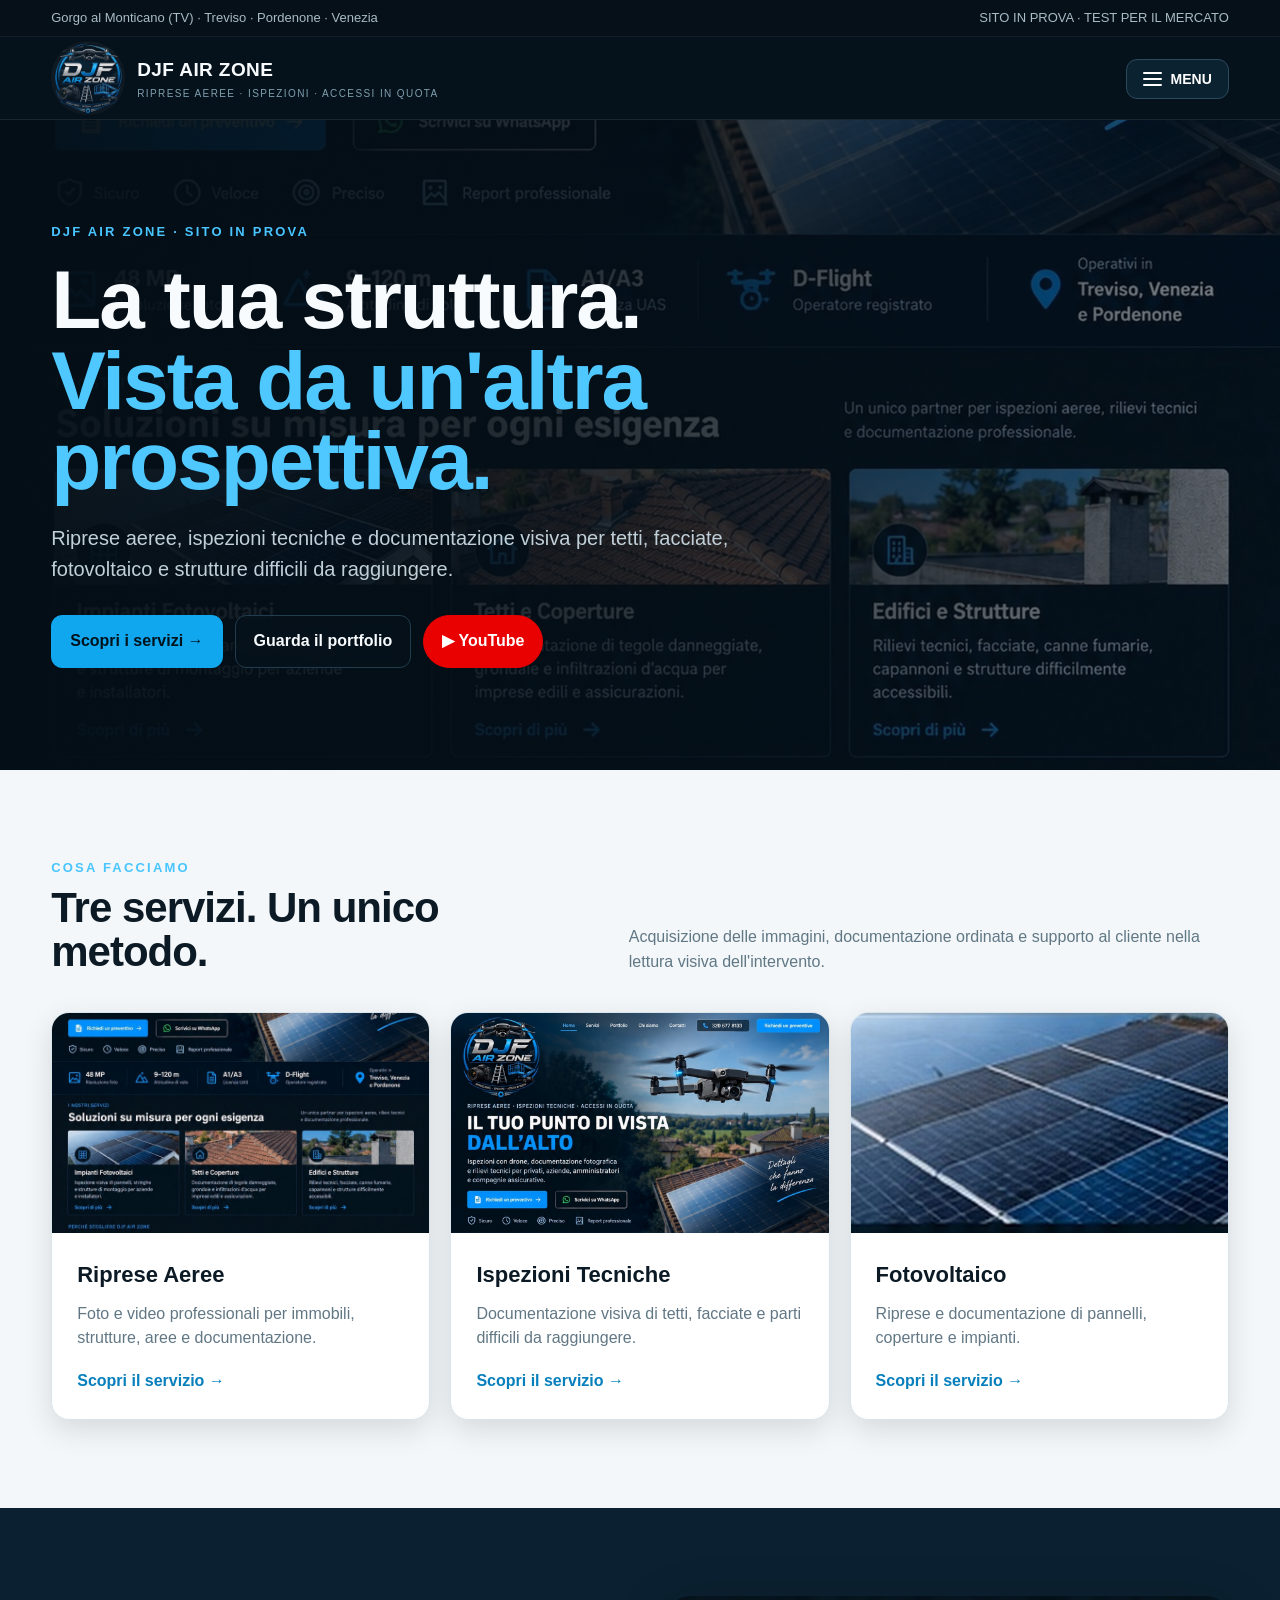
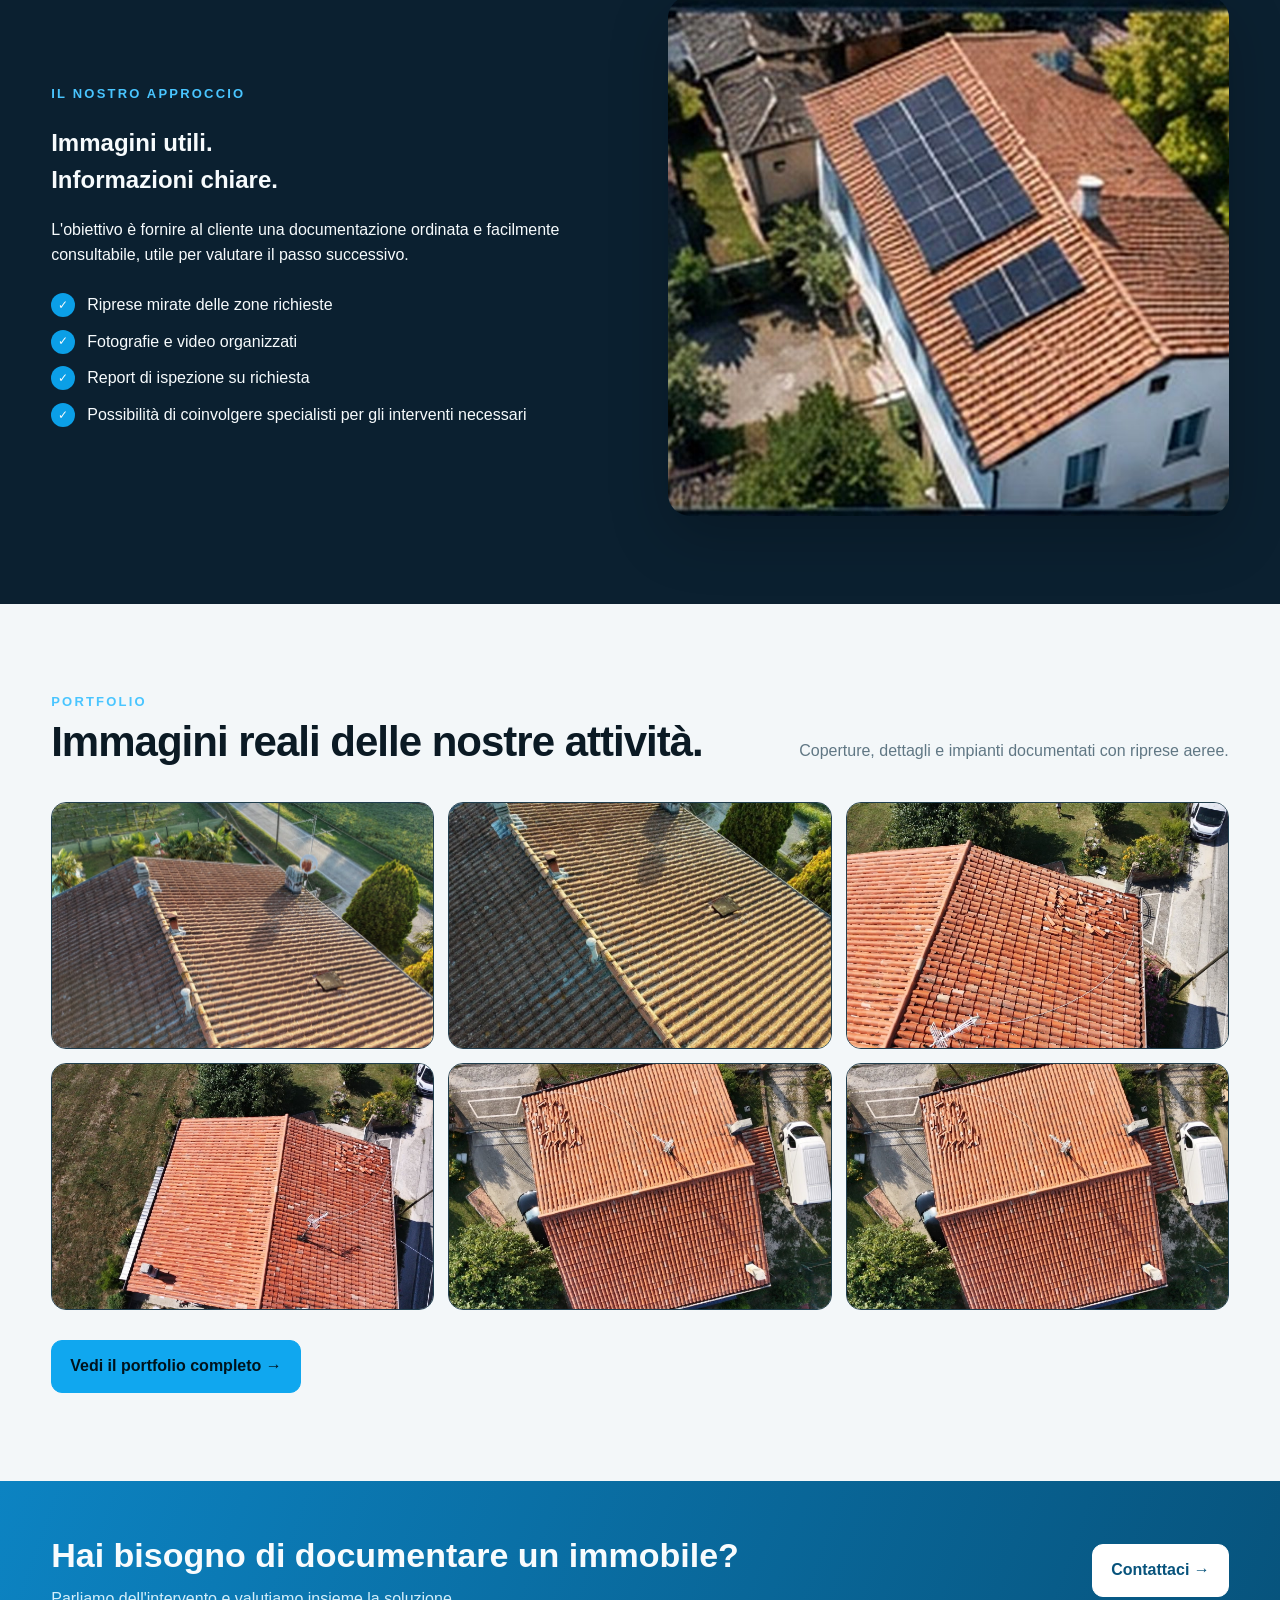
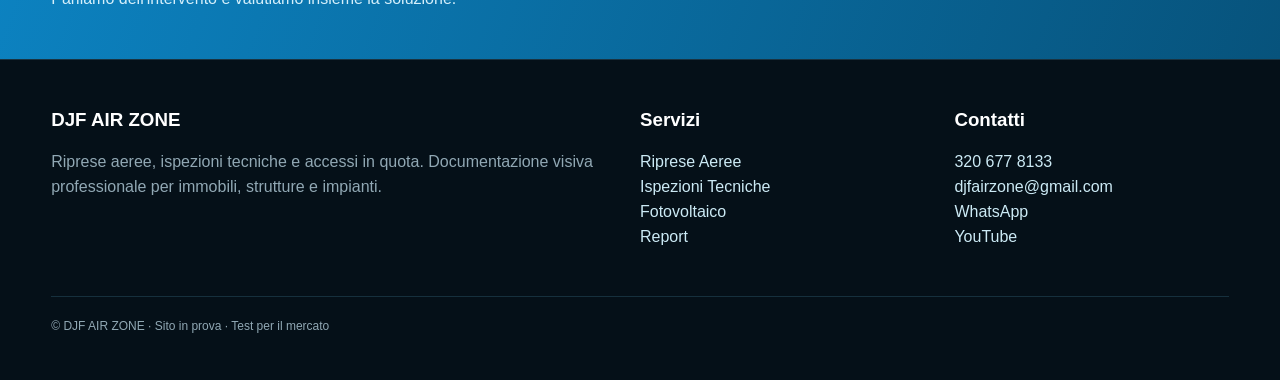
<file: index.html>
<!doctype html><html lang="it"><head><meta charset="utf-8"><meta name="viewport" content="width=device-width,initial-scale=1"><meta name="description" content="DJF AIR ZONE — riprese aeree, ispezioni tecniche e accessi in quota."><title>Home | DJF AIR ZONE</title><link rel="stylesheet" href="assets/professional.css"></head><body>
<div class="topbar"><div class="container"><span>Gorgo al Monticano (TV) · Treviso · Pordenone · Venezia</span><span>SITO IN PROVA · TEST PER IL MERCATO</span></div></div>
<header class="header"><div class="container nav">
<a class="brand" href="index.html"><img src="assets/logo-originale.jpg" alt="DJF AIR ZONE"><span><strong>DJF AIR ZONE</strong><small>RIPRESE AEREE · ISPEZIONI · ACCESSI IN QUOTA</small></span></a>

<div class="menu-wrap">
<button class="menu-toggle" type="button" aria-label="Apri menu">
  <span class="menu-icon"><span></span><span></span><span></span></span>
  MENU
</button>
<div class="dropdown-menu">
  <div class="menu-label">Navigazione</div>
  <a href="index.html">Home <span>→</span></a>
  <a href="servizi.html">Servizi <span>→</span></a>
  <a href="ispezioni.html">Ispezioni Tecniche <span>→</span></a>
  <a href="fotovoltaico.html">Fotovoltaico <span>→</span></a>
  <a href="piattaforme.html">Piattaforme aeree <span>→</span></a>
  <a href="portfolio.html">Portfolio <span>→</span></a>
  <a href="collaborazioni.html">Collaborazioni <span>→</span></a>
  <a href="report.html">Report <span>→</span></a>
  <a href="chi-siamo.html">Chi siamo <span>→</span></a>
  <a class="menu-youtube" href="youtube.html">▶ YouTube <span>→</span></a>
  <a class="menu-contact" href="contatti.html">Contatti <span>→</span></a>
</div>
</div></div></header>

<main>
<section class="hero"><img class="hero-photo" src="assets/design-desktop-completo-4x.jpg" alt="DJF AIR ZONE"><div class="container"><div class="eyebrow">DJF AIR ZONE · SITO IN PROVA</div>
<h1>La tua struttura.<br><span>Vista da un'altra prospettiva.</span></h1>
<p>Riprese aeree, ispezioni tecniche e documentazione visiva per tetti, facciate, fotovoltaico e strutture difficili da raggiungere.</p>
<div class="actions"><a class="btn primary" href="servizi.html">Scopri i servizi →</a><a class="btn dark" href="portfolio.html">Guarda il portfolio</a><a class="btn youtube" href="youtube.html">▶ YouTube</a></div></div></section>

<section class="section light"><div class="container"><div class="section-head"><div><div class="eyebrow">Cosa facciamo</div><h2>Tre servizi. Un unico metodo.</h2></div><p>Acquisizione delle immagini, documentazione ordinata e supporto al cliente nella lettura visiva dell'intervento.</p></div>
<div class="cards">
<article class="card"><img class="card-img" src="assets/design-desktop-completo-4x.jpg" alt="Riprese aeree"><div class="card-body"><h3>Riprese Aeree</h3><p>Foto e video professionali per immobili, strutture, aree e documentazione.</p><a href="servizi.html">Scopri il servizio →</a></div></article>
<article class="card"><img class="card-img" src="assets/images/hero-completo.jpg" alt="Ispezioni tecniche"><div class="card-body"><h3>Ispezioni Tecniche</h3><p>Documentazione visiva di tetti, facciate e parti difficili da raggiungere.</p><a href="ispezioni.html">Scopri il servizio →</a></div></article>
<article class="card"><img class="card-img" src="assets/images/fotovoltaico.jpg" alt="Fotovoltaico"><div class="card-body"><h3>Fotovoltaico</h3><p>Riprese e documentazione di pannelli, coperture e impianti.</p><a href="fotovoltaico.html">Scopri il servizio →</a></div></article>
</div></div></section>

<section class="section dark2"><div class="container split"><div><div class="eyebrow">Il nostro approccio</div><h2>Immagini utili.<br>Informazioni chiare.</h2><p class="lead">L'obiettivo è fornire al cliente una documentazione ordinata e facilmente consultabile, utile per valutare il passo successivo.</p>
<div class="checks"><div class="check"><i>✓</i><span>Riprese mirate delle zone richieste</span></div><div class="check"><i>✓</i><span>Fotografie e video organizzati</span></div><div class="check"><i>✓</i><span>Report di ispezione su richiesta</span></div><div class="check"><i>✓</i><span>Possibilità di coinvolgere specialisti per gli interventi necessari</span></div></div></div>
<img class="split-img" src="assets/images/cta-sopralluogo.jpg" alt="DJF AIR ZONE">
</div></section>

<section class="section light"><div class="container">
<div class="section-head"><div><div class="eyebrow">Portfolio</div><h2>Immagini reali delle nostre attività.</h2></div>
<p>Coperture, dettagli e impianti documentati con riprese aeree.</p></div>
<div class="gallery">
<a href="portfolio.html"><img src="assets/portfolio/01-ispezione-copertura.jpg" alt="Ispezione di copertura"></a><a href="portfolio.html"><img src="assets/portfolio/02-danno-copertura.jpg" alt="Danno localizzato"></a><a href="portfolio.html"><img src="assets/portfolio/03-copertura-dallalto.jpg" alt="Vista dall'alto"></a><a href="portfolio.html"><img src="assets/portfolio/04-copertura-dettaglio.jpg" alt="Dettaglio tecnico"></a><a href="portfolio.html"><img src="assets/portfolio/05-copertura-esterna.jpg" alt="Documentazione esterna"></a><a href="portfolio.html"><img src="assets/portfolio/06-copertura-panorama.jpg" alt="Inquadratura generale"></a>
</div>
<div class="actions"><a class="btn primary" href="portfolio.html">Vedi il portfolio completo →</a></div>
</div></section>
<section class="band"><div class="container"><div><h2>Hai bisogno di documentare un immobile?</h2><p>Parliamo dell'intervento e valutiamo insieme la soluzione.</p></div><a class="btn" style="background:#fff;color:#07537c;border-color:#fff" href="contatti.html">Contattaci →</a></div></section>
</main>

<footer class="footer"><div class="container footer-grid">
<div><h3>DJF AIR ZONE</h3><p>Riprese aeree, ispezioni tecniche e accessi in quota. Documentazione visiva professionale per immobili, strutture e impianti.</p></div>
<div><h3>Servizi</h3><p><a href="servizi.html">Riprese Aeree</a><br><a href="ispezioni.html">Ispezioni Tecniche</a><br><a href="fotovoltaico.html">Fotovoltaico</a><br><a href="report.html">Report</a></p></div>
<div><h3>Contatti</h3><p><a href="tel:+393206778133">320 677 8133</a><br><a href="mailto:djfairzone@gmail.com">djfairzone@gmail.com</a><br><a href="https://wa.me/393206778133" target="_blank">WhatsApp</a><br><a href="youtube.html">YouTube</a></p></div>
</div><div class="container footer-bottom">© DJF AIR ZONE · Sito in prova · Test per il mercato</div></footer>
<script src="assets/menu.js"></script></body></html>
</file>
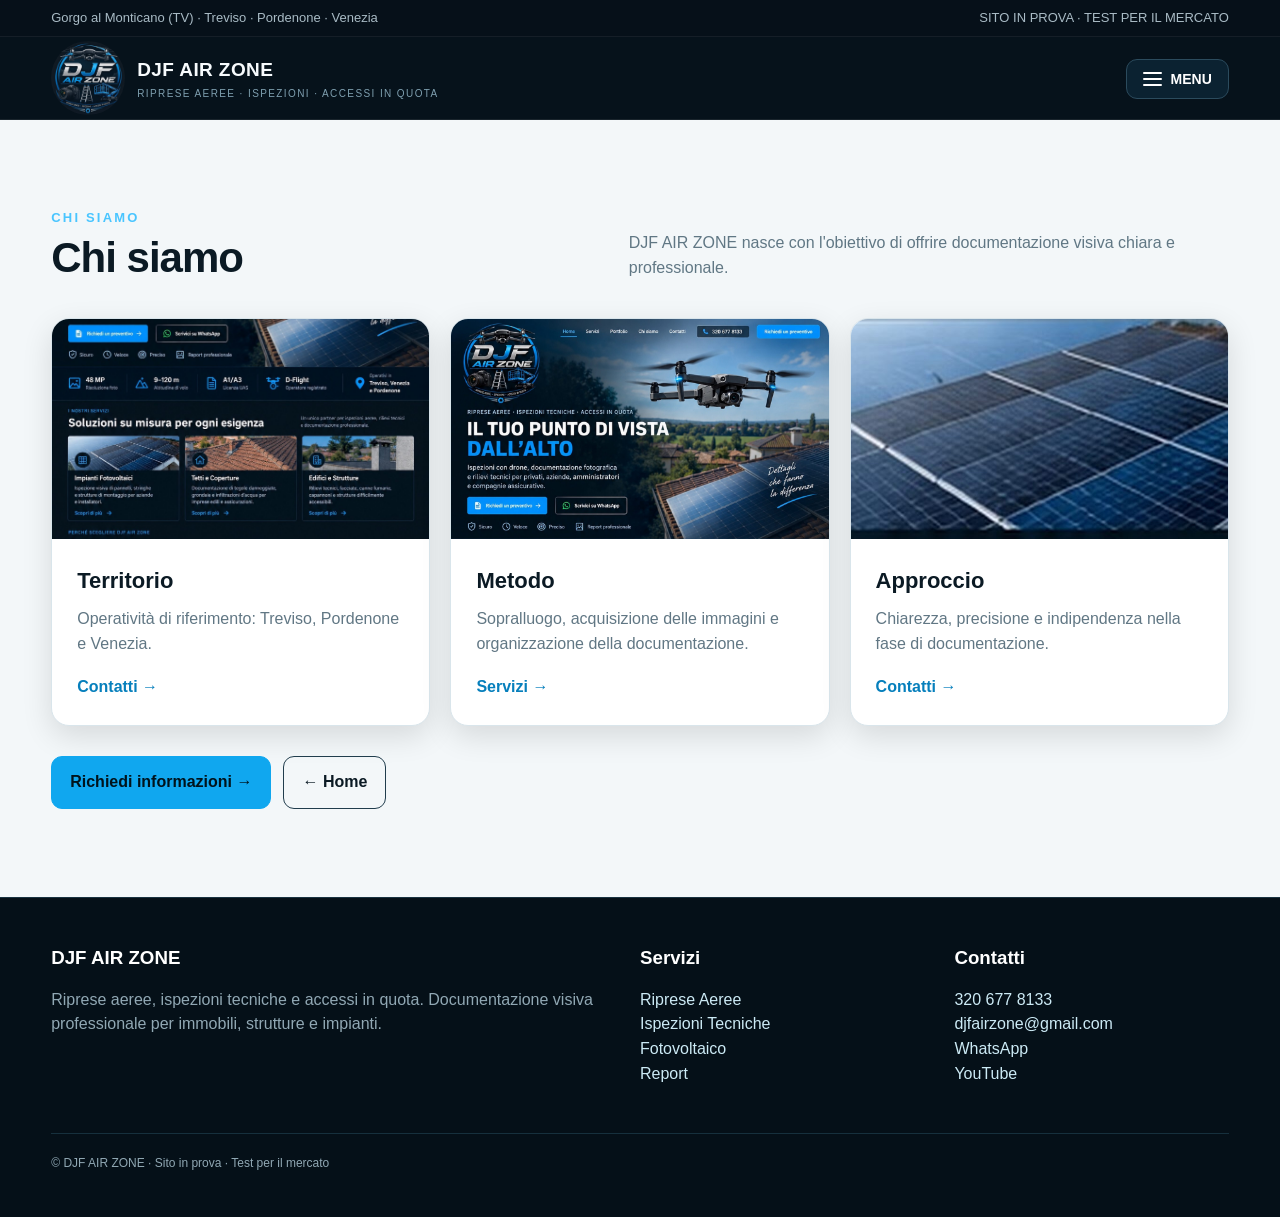
<file: chi-siamo.html>
<!doctype html><html lang="it"><head><meta charset="utf-8"><meta name="viewport" content="width=device-width,initial-scale=1"><meta name="description" content="DJF AIR ZONE — riprese aeree, ispezioni tecniche e accessi in quota."><title>Chi siamo | DJF AIR ZONE</title><link rel="stylesheet" href="assets/professional.css"></head><body>
<div class="topbar"><div class="container"><span>Gorgo al Monticano (TV) · Treviso · Pordenone · Venezia</span><span>SITO IN PROVA · TEST PER IL MERCATO</span></div></div>
<header class="header"><div class="container nav">
<a class="brand" href="index.html"><img src="assets/logo-originale.jpg" alt="DJF AIR ZONE"><span><strong>DJF AIR ZONE</strong><small>RIPRESE AEREE · ISPEZIONI · ACCESSI IN QUOTA</small></span></a>

<div class="menu-wrap">
<button class="menu-toggle" type="button" aria-label="Apri menu">
  <span class="menu-icon"><span></span><span></span><span></span></span>
  MENU
</button>
<div class="dropdown-menu">
  <div class="menu-label">Navigazione</div>
  <a href="index.html">Home <span>→</span></a>
  <a href="servizi.html">Servizi <span>→</span></a>
  <a href="ispezioni.html">Ispezioni Tecniche <span>→</span></a>
  <a href="fotovoltaico.html">Fotovoltaico <span>→</span></a>
  <a href="piattaforme.html">Piattaforme aeree <span>→</span></a>
  <a href="portfolio.html">Portfolio <span>→</span></a>
  <a href="collaborazioni.html">Collaborazioni <span>→</span></a>
  <a href="report.html">Report <span>→</span></a>
  <a href="chi-siamo.html">Chi siamo <span>→</span></a>
  <a class="menu-youtube" href="youtube.html">▶ YouTube <span>→</span></a>
  <a class="menu-contact" href="contatti.html">Contatti <span>→</span></a>
</div>
</div></div></header>
<main class="section light"><div class="container"><div class="section-head"><div><div class="eyebrow">Chi siamo</div><h2>Chi siamo</h2></div><p>DJF AIR ZONE nasce con l'obiettivo di offrire documentazione visiva chiara e professionale.</p></div><div class="cards"><article class="card"><img class="card-img" src="assets/design-desktop-completo-4x.jpg" alt="Territorio"><div class="card-body"><h3>Territorio</h3><p>Operatività di riferimento: Treviso, Pordenone e Venezia.</p><a href="contatti.html">Contatti →</a></div></article><article class="card"><img class="card-img" src="assets/images/hero-completo.jpg" alt="Metodo"><div class="card-body"><h3>Metodo</h3><p>Sopralluogo, acquisizione delle immagini e organizzazione della documentazione.</p><a href="contatti.html">Servizi →</a></div></article><article class="card"><img class="card-img" src="assets/images/fotovoltaico.jpg" alt="Approccio"><div class="card-body"><h3>Approccio</h3><p>Chiarezza, precisione e indipendenza nella fase di documentazione.</p><a href="contatti.html">Contatti →</a></div></article></div><div class="actions"><a class="btn primary" href="contatti.html">Richiedi informazioni →</a><a class="btn" href="index.html">← Home</a></div></div></main>
<footer class="footer"><div class="container footer-grid">
<div><h3>DJF AIR ZONE</h3><p>Riprese aeree, ispezioni tecniche e accessi in quota. Documentazione visiva professionale per immobili, strutture e impianti.</p></div>
<div><h3>Servizi</h3><p><a href="servizi.html">Riprese Aeree</a><br><a href="ispezioni.html">Ispezioni Tecniche</a><br><a href="fotovoltaico.html">Fotovoltaico</a><br><a href="report.html">Report</a></p></div>
<div><h3>Contatti</h3><p><a href="tel:+393206778133">320 677 8133</a><br><a href="mailto:djfairzone@gmail.com">djfairzone@gmail.com</a><br><a href="https://wa.me/393206778133" target="_blank">WhatsApp</a><br><a href="youtube.html">YouTube</a></p></div>
</div><div class="container footer-bottom">© DJF AIR ZONE · Sito in prova · Test per il mercato</div></footer>
<script src="assets/menu.js"></script></body></html>
</file>
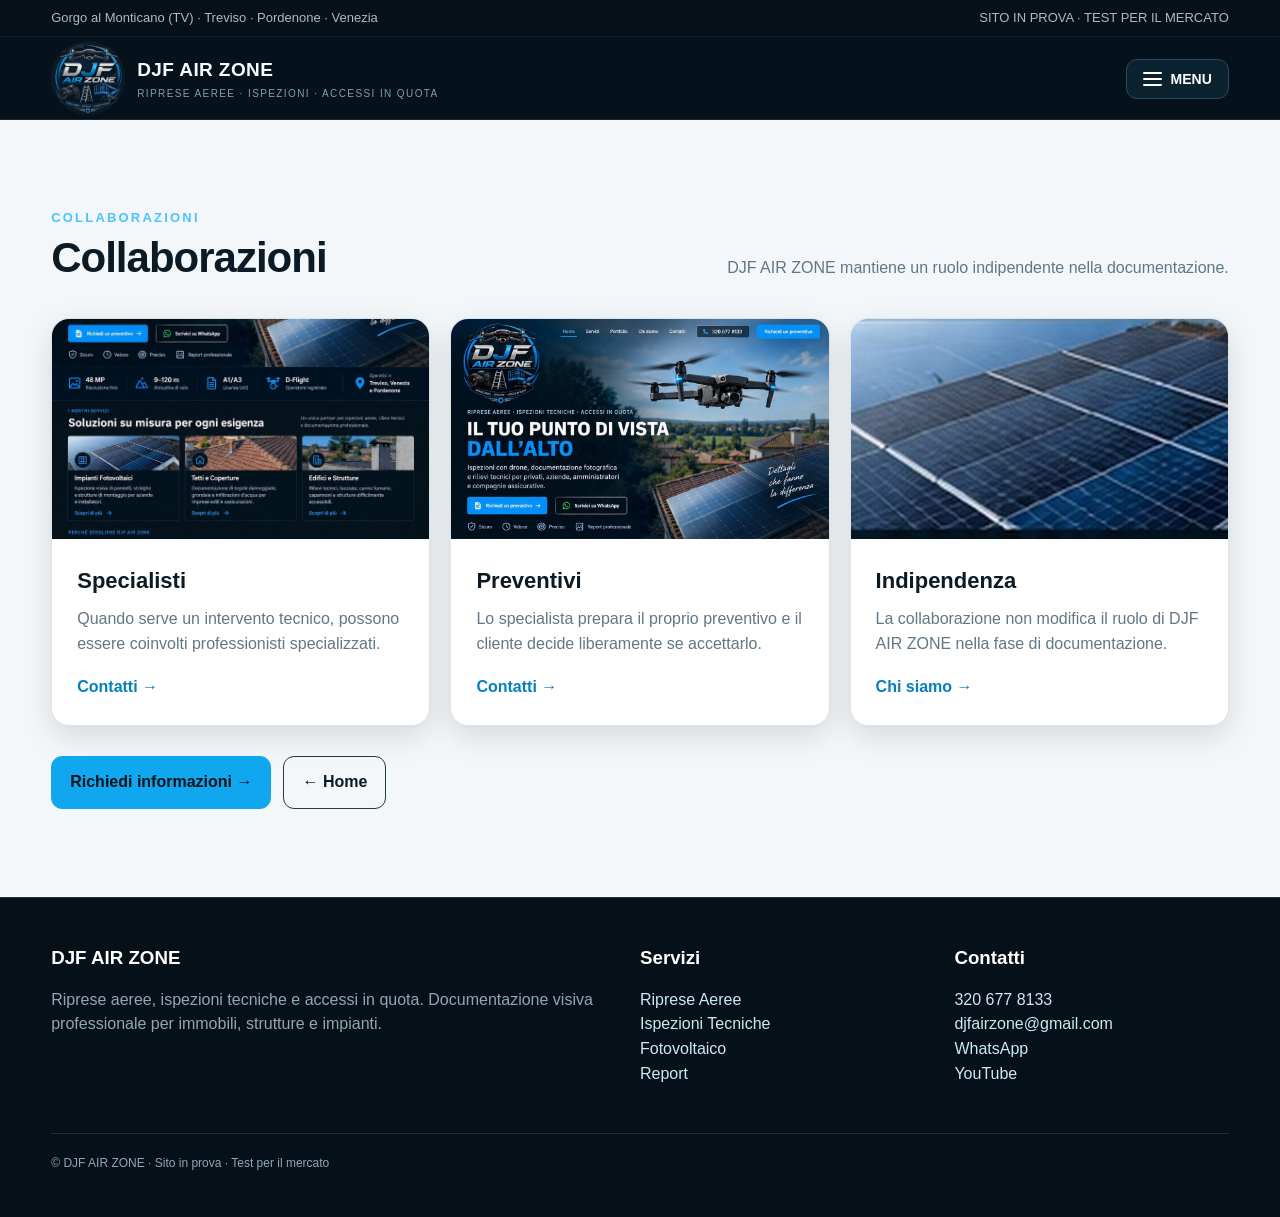
<file: collaborazioni.html>
<!doctype html><html lang="it"><head><meta charset="utf-8"><meta name="viewport" content="width=device-width,initial-scale=1"><meta name="description" content="DJF AIR ZONE — riprese aeree, ispezioni tecniche e accessi in quota."><title>Collaborazioni | DJF AIR ZONE</title><link rel="stylesheet" href="assets/professional.css"></head><body>
<div class="topbar"><div class="container"><span>Gorgo al Monticano (TV) · Treviso · Pordenone · Venezia</span><span>SITO IN PROVA · TEST PER IL MERCATO</span></div></div>
<header class="header"><div class="container nav">
<a class="brand" href="index.html"><img src="assets/logo-originale.jpg" alt="DJF AIR ZONE"><span><strong>DJF AIR ZONE</strong><small>RIPRESE AEREE · ISPEZIONI · ACCESSI IN QUOTA</small></span></a>

<div class="menu-wrap">
<button class="menu-toggle" type="button" aria-label="Apri menu">
  <span class="menu-icon"><span></span><span></span><span></span></span>
  MENU
</button>
<div class="dropdown-menu">
  <div class="menu-label">Navigazione</div>
  <a href="index.html">Home <span>→</span></a>
  <a href="servizi.html">Servizi <span>→</span></a>
  <a href="ispezioni.html">Ispezioni Tecniche <span>→</span></a>
  <a href="fotovoltaico.html">Fotovoltaico <span>→</span></a>
  <a href="piattaforme.html">Piattaforme aeree <span>→</span></a>
  <a href="portfolio.html">Portfolio <span>→</span></a>
  <a href="collaborazioni.html">Collaborazioni <span>→</span></a>
  <a href="report.html">Report <span>→</span></a>
  <a href="chi-siamo.html">Chi siamo <span>→</span></a>
  <a class="menu-youtube" href="youtube.html">▶ YouTube <span>→</span></a>
  <a class="menu-contact" href="contatti.html">Contatti <span>→</span></a>
</div>
</div></div></header>
<main class="section light"><div class="container"><div class="section-head"><div><div class="eyebrow">Collaborazioni</div><h2>Collaborazioni</h2></div><p>DJF AIR ZONE mantiene un ruolo indipendente nella documentazione.</p></div><div class="cards"><article class="card"><img class="card-img" src="assets/design-desktop-completo-4x.jpg" alt="Specialisti"><div class="card-body"><h3>Specialisti</h3><p>Quando serve un intervento tecnico, possono essere coinvolti professionisti specializzati.</p><a href="contatti.html">Contatti →</a></div></article><article class="card"><img class="card-img" src="assets/images/hero-completo.jpg" alt="Preventivi"><div class="card-body"><h3>Preventivi</h3><p>Lo specialista prepara il proprio preventivo e il cliente decide liberamente se accettarlo.</p><a href="contatti.html">Contatti →</a></div></article><article class="card"><img class="card-img" src="assets/images/fotovoltaico.jpg" alt="Indipendenza"><div class="card-body"><h3>Indipendenza</h3><p>La collaborazione non modifica il ruolo di DJF AIR ZONE nella fase di documentazione.</p><a href="chi-siamo.html">Chi siamo →</a></div></article></div><div class="actions"><a class="btn primary" href="contatti.html">Richiedi informazioni →</a><a class="btn" href="index.html">← Home</a></div></div></main>
<footer class="footer"><div class="container footer-grid">
<div><h3>DJF AIR ZONE</h3><p>Riprese aeree, ispezioni tecniche e accessi in quota. Documentazione visiva professionale per immobili, strutture e impianti.</p></div>
<div><h3>Servizi</h3><p><a href="servizi.html">Riprese Aeree</a><br><a href="ispezioni.html">Ispezioni Tecniche</a><br><a href="fotovoltaico.html">Fotovoltaico</a><br><a href="report.html">Report</a></p></div>
<div><h3>Contatti</h3><p><a href="tel:+393206778133">320 677 8133</a><br><a href="mailto:djfairzone@gmail.com">djfairzone@gmail.com</a><br><a href="https://wa.me/393206778133" target="_blank">WhatsApp</a><br><a href="youtube.html">YouTube</a></p></div>
</div><div class="container footer-bottom">© DJF AIR ZONE · Sito in prova · Test per il mercato</div></footer>
<script src="assets/menu.js"></script></body></html>
</file>
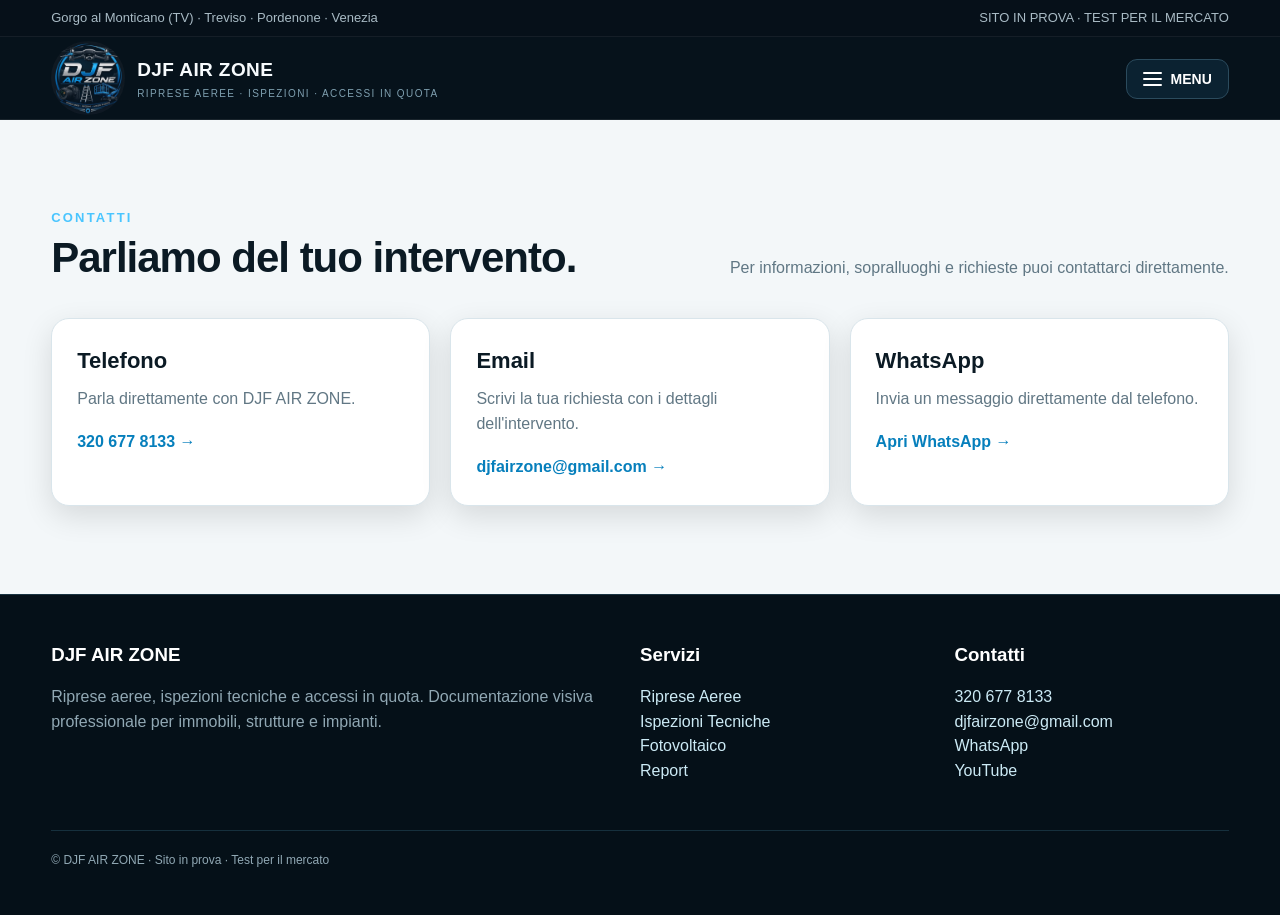
<file: contatti.html>
<!doctype html><html lang="it"><head><meta charset="utf-8"><meta name="viewport" content="width=device-width,initial-scale=1"><meta name="description" content="DJF AIR ZONE — riprese aeree, ispezioni tecniche e accessi in quota."><title>Contatti | DJF AIR ZONE</title><link rel="stylesheet" href="assets/professional.css"></head><body>
<div class="topbar"><div class="container"><span>Gorgo al Monticano (TV) · Treviso · Pordenone · Venezia</span><span>SITO IN PROVA · TEST PER IL MERCATO</span></div></div>
<header class="header"><div class="container nav">
<a class="brand" href="index.html"><img src="assets/logo-originale.jpg" alt="DJF AIR ZONE"><span><strong>DJF AIR ZONE</strong><small>RIPRESE AEREE · ISPEZIONI · ACCESSI IN QUOTA</small></span></a>

<div class="menu-wrap">
<button class="menu-toggle" type="button" aria-label="Apri menu">
  <span class="menu-icon"><span></span><span></span><span></span></span>
  MENU
</button>
<div class="dropdown-menu">
  <div class="menu-label">Navigazione</div>
  <a href="index.html">Home <span>→</span></a>
  <a href="servizi.html">Servizi <span>→</span></a>
  <a href="ispezioni.html">Ispezioni Tecniche <span>→</span></a>
  <a href="fotovoltaico.html">Fotovoltaico <span>→</span></a>
  <a href="piattaforme.html">Piattaforme aeree <span>→</span></a>
  <a href="portfolio.html">Portfolio <span>→</span></a>
  <a href="collaborazioni.html">Collaborazioni <span>→</span></a>
  <a href="report.html">Report <span>→</span></a>
  <a href="chi-siamo.html">Chi siamo <span>→</span></a>
  <a class="menu-youtube" href="youtube.html">▶ YouTube <span>→</span></a>
  <a class="menu-contact" href="contatti.html">Contatti <span>→</span></a>
</div>
</div></div></header>
<main class="section light"><div class="container"><div class="section-head"><div><div class="eyebrow">Contatti</div><h2>Parliamo del tuo intervento.</h2></div><p>Per informazioni, sopralluoghi e richieste puoi contattarci direttamente.</p></div>
<div class="cards">
<article class="card"><div class="card-body"><h3>Telefono</h3><p>Parla direttamente con DJF AIR ZONE.</p><a href="tel:+393206778133">320 677 8133 →</a></div></article>
<article class="card"><div class="card-body"><h3>Email</h3><p>Scrivi la tua richiesta con i dettagli dell'intervento.</p><a href="mailto:djfairzone@gmail.com?subject=Richiesta%20DJF%20AIR%20ZONE">djfairzone@gmail.com →</a></div></article>
<article class="card"><div class="card-body"><h3>WhatsApp</h3><p>Invia un messaggio direttamente dal telefono.</p><a href="https://wa.me/393206778133" target="_blank" rel="noopener">Apri WhatsApp →</a></div></article>
</div></div></main>
<footer class="footer"><div class="container footer-grid">
<div><h3>DJF AIR ZONE</h3><p>Riprese aeree, ispezioni tecniche e accessi in quota. Documentazione visiva professionale per immobili, strutture e impianti.</p></div>
<div><h3>Servizi</h3><p><a href="servizi.html">Riprese Aeree</a><br><a href="ispezioni.html">Ispezioni Tecniche</a><br><a href="fotovoltaico.html">Fotovoltaico</a><br><a href="report.html">Report</a></p></div>
<div><h3>Contatti</h3><p><a href="tel:+393206778133">320 677 8133</a><br><a href="mailto:djfairzone@gmail.com">djfairzone@gmail.com</a><br><a href="https://wa.me/393206778133" target="_blank">WhatsApp</a><br><a href="youtube.html">YouTube</a></p></div>
</div><div class="container footer-bottom">© DJF AIR ZONE · Sito in prova · Test per il mercato</div></footer>
<script src="assets/menu.js"></script></body></html>
</file>
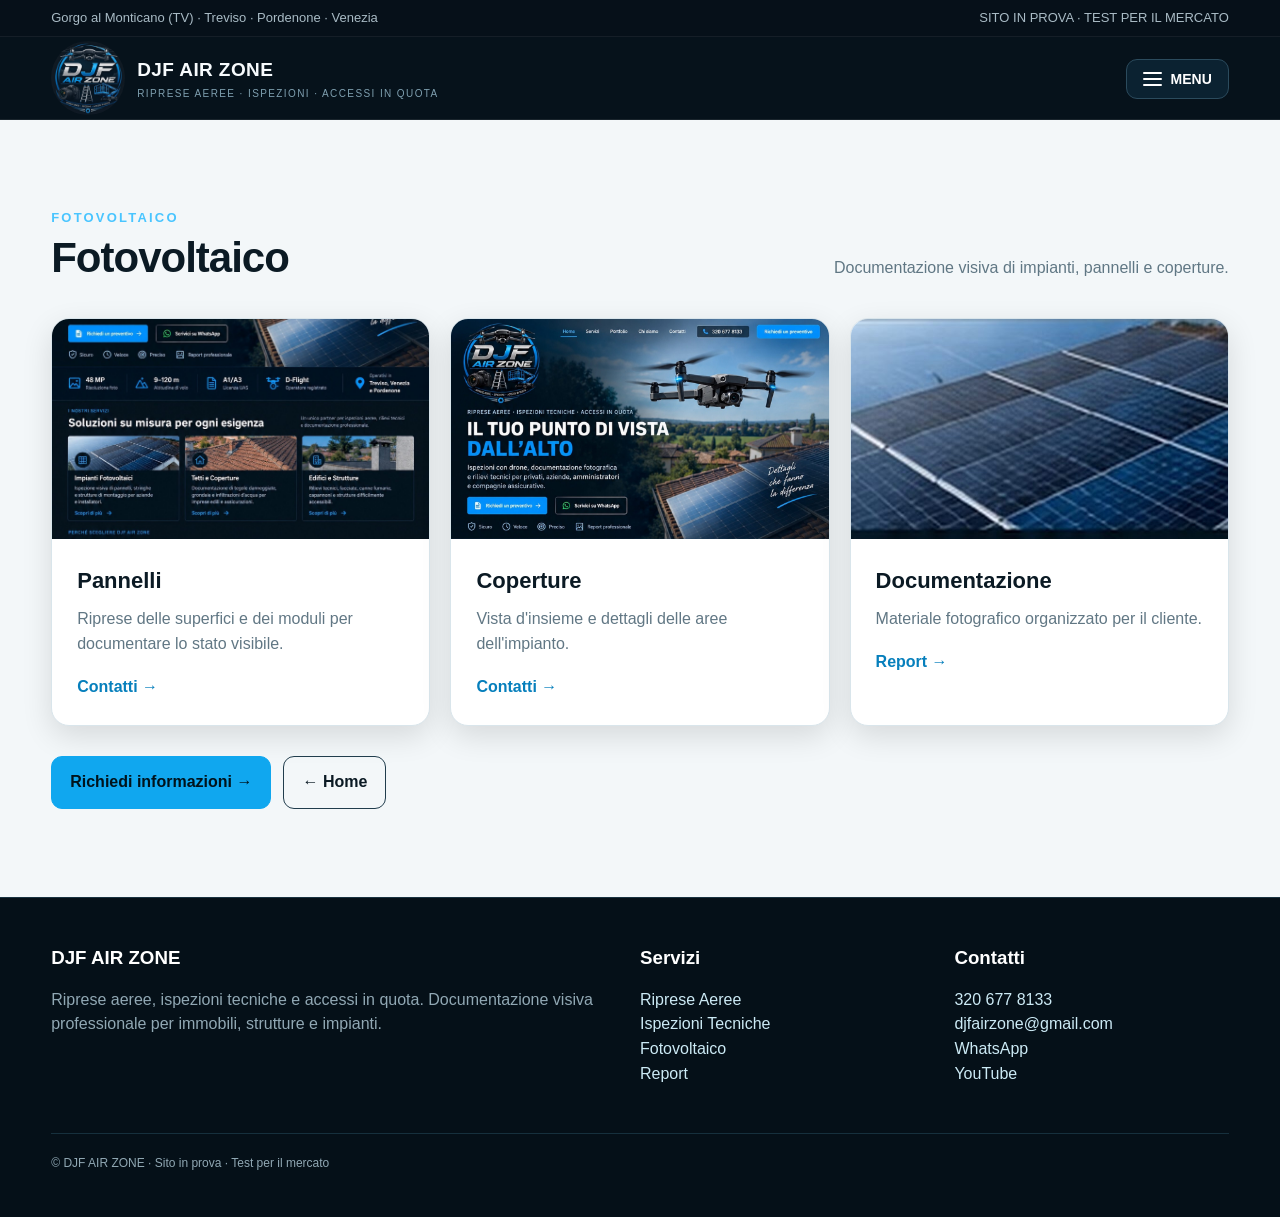
<file: fotovoltaico.html>
<!doctype html><html lang="it"><head><meta charset="utf-8"><meta name="viewport" content="width=device-width,initial-scale=1"><meta name="description" content="DJF AIR ZONE — riprese aeree, ispezioni tecniche e accessi in quota."><title>Fotovoltaico | DJF AIR ZONE</title><link rel="stylesheet" href="assets/professional.css"></head><body>
<div class="topbar"><div class="container"><span>Gorgo al Monticano (TV) · Treviso · Pordenone · Venezia</span><span>SITO IN PROVA · TEST PER IL MERCATO</span></div></div>
<header class="header"><div class="container nav">
<a class="brand" href="index.html"><img src="assets/logo-originale.jpg" alt="DJF AIR ZONE"><span><strong>DJF AIR ZONE</strong><small>RIPRESE AEREE · ISPEZIONI · ACCESSI IN QUOTA</small></span></a>

<div class="menu-wrap">
<button class="menu-toggle" type="button" aria-label="Apri menu">
  <span class="menu-icon"><span></span><span></span><span></span></span>
  MENU
</button>
<div class="dropdown-menu">
  <div class="menu-label">Navigazione</div>
  <a href="index.html">Home <span>→</span></a>
  <a href="servizi.html">Servizi <span>→</span></a>
  <a href="ispezioni.html">Ispezioni Tecniche <span>→</span></a>
  <a href="fotovoltaico.html">Fotovoltaico <span>→</span></a>
  <a href="piattaforme.html">Piattaforme aeree <span>→</span></a>
  <a href="portfolio.html">Portfolio <span>→</span></a>
  <a href="collaborazioni.html">Collaborazioni <span>→</span></a>
  <a href="report.html">Report <span>→</span></a>
  <a href="chi-siamo.html">Chi siamo <span>→</span></a>
  <a class="menu-youtube" href="youtube.html">▶ YouTube <span>→</span></a>
  <a class="menu-contact" href="contatti.html">Contatti <span>→</span></a>
</div>
</div></div></header>
<main class="section light"><div class="container"><div class="section-head"><div><div class="eyebrow">Fotovoltaico</div><h2>Fotovoltaico</h2></div><p>Documentazione visiva di impianti, pannelli e coperture.</p></div><div class="cards"><article class="card"><img class="card-img" src="assets/design-desktop-completo-4x.jpg" alt="Pannelli"><div class="card-body"><h3>Pannelli</h3><p>Riprese delle superfici e dei moduli per documentare lo stato visibile.</p><a href="contatti.html">Contatti →</a></div></article><article class="card"><img class="card-img" src="assets/images/hero-completo.jpg" alt="Coperture"><div class="card-body"><h3>Coperture</h3><p>Vista d'insieme e dettagli delle aree dell'impianto.</p><a href="contatti.html">Contatti →</a></div></article><article class="card"><img class="card-img" src="assets/images/fotovoltaico.jpg" alt="Documentazione"><div class="card-body"><h3>Documentazione</h3><p>Materiale fotografico organizzato per il cliente.</p><a href="report.html">Report →</a></div></article></div><div class="actions"><a class="btn primary" href="contatti.html">Richiedi informazioni →</a><a class="btn" href="index.html">← Home</a></div></div></main>
<footer class="footer"><div class="container footer-grid">
<div><h3>DJF AIR ZONE</h3><p>Riprese aeree, ispezioni tecniche e accessi in quota. Documentazione visiva professionale per immobili, strutture e impianti.</p></div>
<div><h3>Servizi</h3><p><a href="servizi.html">Riprese Aeree</a><br><a href="ispezioni.html">Ispezioni Tecniche</a><br><a href="fotovoltaico.html">Fotovoltaico</a><br><a href="report.html">Report</a></p></div>
<div><h3>Contatti</h3><p><a href="tel:+393206778133">320 677 8133</a><br><a href="mailto:djfairzone@gmail.com">djfairzone@gmail.com</a><br><a href="https://wa.me/393206778133" target="_blank">WhatsApp</a><br><a href="youtube.html">YouTube</a></p></div>
</div><div class="container footer-bottom">© DJF AIR ZONE · Sito in prova · Test per il mercato</div></footer>
<script src="assets/menu.js"></script></body></html>
</file>
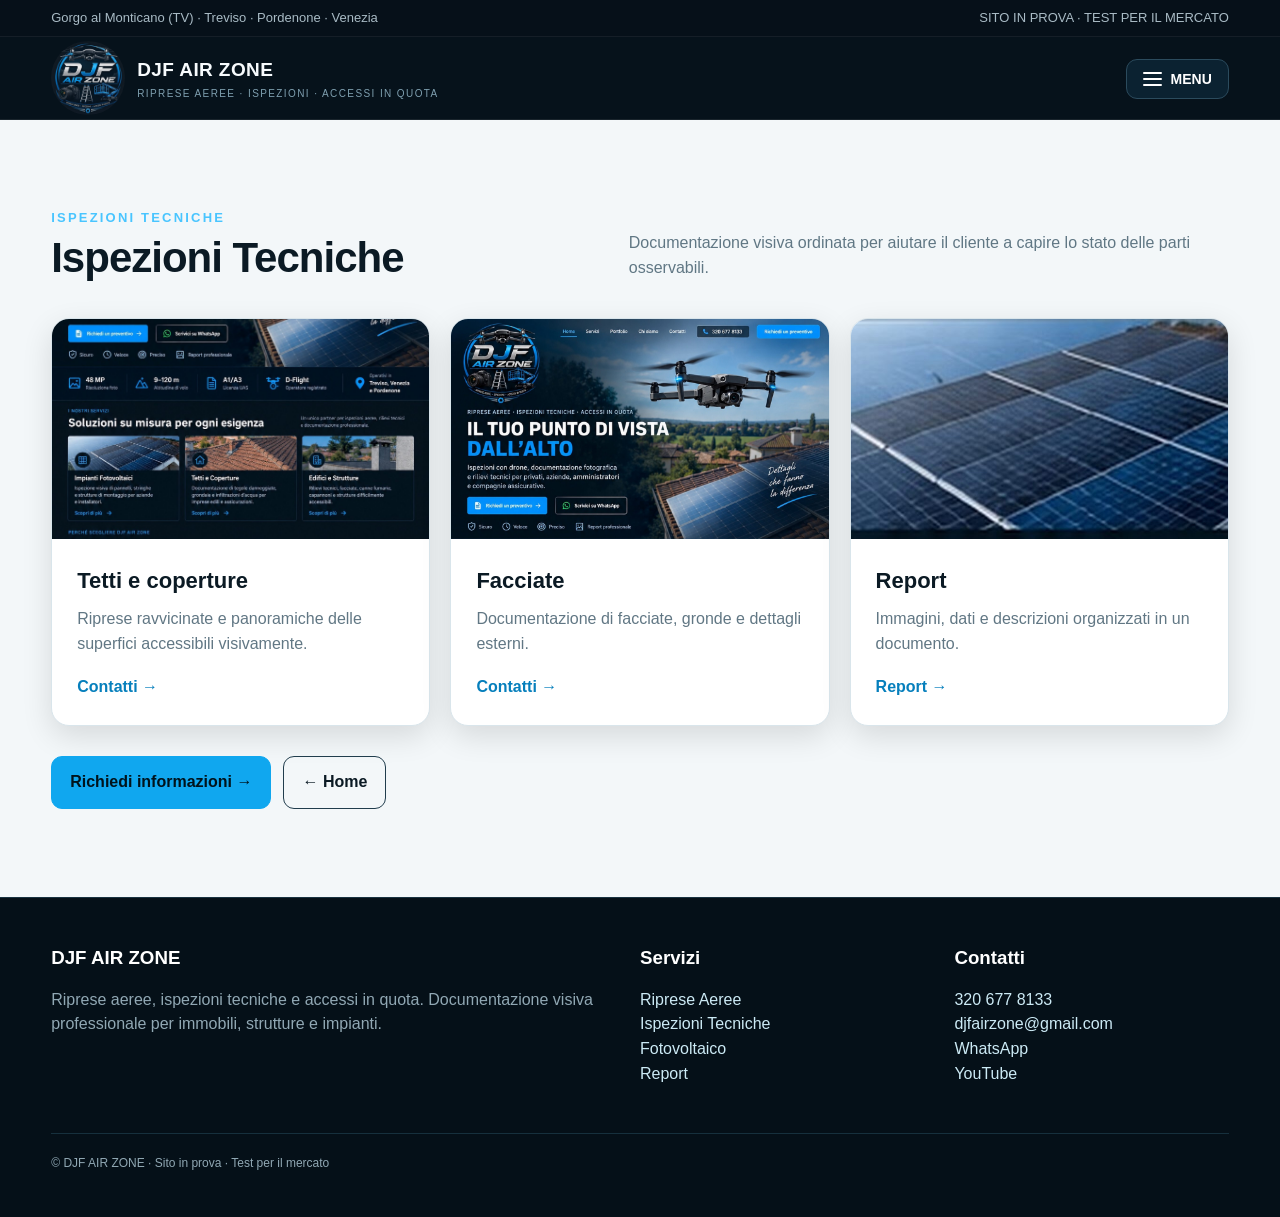
<file: ispezioni.html>
<!doctype html><html lang="it"><head><meta charset="utf-8"><meta name="viewport" content="width=device-width,initial-scale=1"><meta name="description" content="DJF AIR ZONE — riprese aeree, ispezioni tecniche e accessi in quota."><title>Ispezioni Tecniche | DJF AIR ZONE</title><link rel="stylesheet" href="assets/professional.css"></head><body>
<div class="topbar"><div class="container"><span>Gorgo al Monticano (TV) · Treviso · Pordenone · Venezia</span><span>SITO IN PROVA · TEST PER IL MERCATO</span></div></div>
<header class="header"><div class="container nav">
<a class="brand" href="index.html"><img src="assets/logo-originale.jpg" alt="DJF AIR ZONE"><span><strong>DJF AIR ZONE</strong><small>RIPRESE AEREE · ISPEZIONI · ACCESSI IN QUOTA</small></span></a>

<div class="menu-wrap">
<button class="menu-toggle" type="button" aria-label="Apri menu">
  <span class="menu-icon"><span></span><span></span><span></span></span>
  MENU
</button>
<div class="dropdown-menu">
  <div class="menu-label">Navigazione</div>
  <a href="index.html">Home <span>→</span></a>
  <a href="servizi.html">Servizi <span>→</span></a>
  <a href="ispezioni.html">Ispezioni Tecniche <span>→</span></a>
  <a href="fotovoltaico.html">Fotovoltaico <span>→</span></a>
  <a href="piattaforme.html">Piattaforme aeree <span>→</span></a>
  <a href="portfolio.html">Portfolio <span>→</span></a>
  <a href="collaborazioni.html">Collaborazioni <span>→</span></a>
  <a href="report.html">Report <span>→</span></a>
  <a href="chi-siamo.html">Chi siamo <span>→</span></a>
  <a class="menu-youtube" href="youtube.html">▶ YouTube <span>→</span></a>
  <a class="menu-contact" href="contatti.html">Contatti <span>→</span></a>
</div>
</div></div></header>
<main class="section light"><div class="container"><div class="section-head"><div><div class="eyebrow">Ispezioni Tecniche</div><h2>Ispezioni Tecniche</h2></div><p>Documentazione visiva ordinata per aiutare il cliente a capire lo stato delle parti osservabili.</p></div><div class="cards"><article class="card"><img class="card-img" src="assets/design-desktop-completo-4x.jpg" alt="Tetti e coperture"><div class="card-body"><h3>Tetti e coperture</h3><p>Riprese ravvicinate e panoramiche delle superfici accessibili visivamente.</p><a href="contatti.html">Contatti →</a></div></article><article class="card"><img class="card-img" src="assets/images/hero-completo.jpg" alt="Facciate"><div class="card-body"><h3>Facciate</h3><p>Documentazione di facciate, gronde e dettagli esterni.</p><a href="contatti.html">Contatti →</a></div></article><article class="card"><img class="card-img" src="assets/images/fotovoltaico.jpg" alt="Report"><div class="card-body"><h3>Report</h3><p>Immagini, dati e descrizioni organizzati in un documento.</p><a href="report.html">Report →</a></div></article></div><div class="actions"><a class="btn primary" href="contatti.html">Richiedi informazioni →</a><a class="btn" href="index.html">← Home</a></div></div></main>
<footer class="footer"><div class="container footer-grid">
<div><h3>DJF AIR ZONE</h3><p>Riprese aeree, ispezioni tecniche e accessi in quota. Documentazione visiva professionale per immobili, strutture e impianti.</p></div>
<div><h3>Servizi</h3><p><a href="servizi.html">Riprese Aeree</a><br><a href="ispezioni.html">Ispezioni Tecniche</a><br><a href="fotovoltaico.html">Fotovoltaico</a><br><a href="report.html">Report</a></p></div>
<div><h3>Contatti</h3><p><a href="tel:+393206778133">320 677 8133</a><br><a href="mailto:djfairzone@gmail.com">djfairzone@gmail.com</a><br><a href="https://wa.me/393206778133" target="_blank">WhatsApp</a><br><a href="youtube.html">YouTube</a></p></div>
</div><div class="container footer-bottom">© DJF AIR ZONE · Sito in prova · Test per il mercato</div></footer>
<script src="assets/menu.js"></script></body></html>
</file>
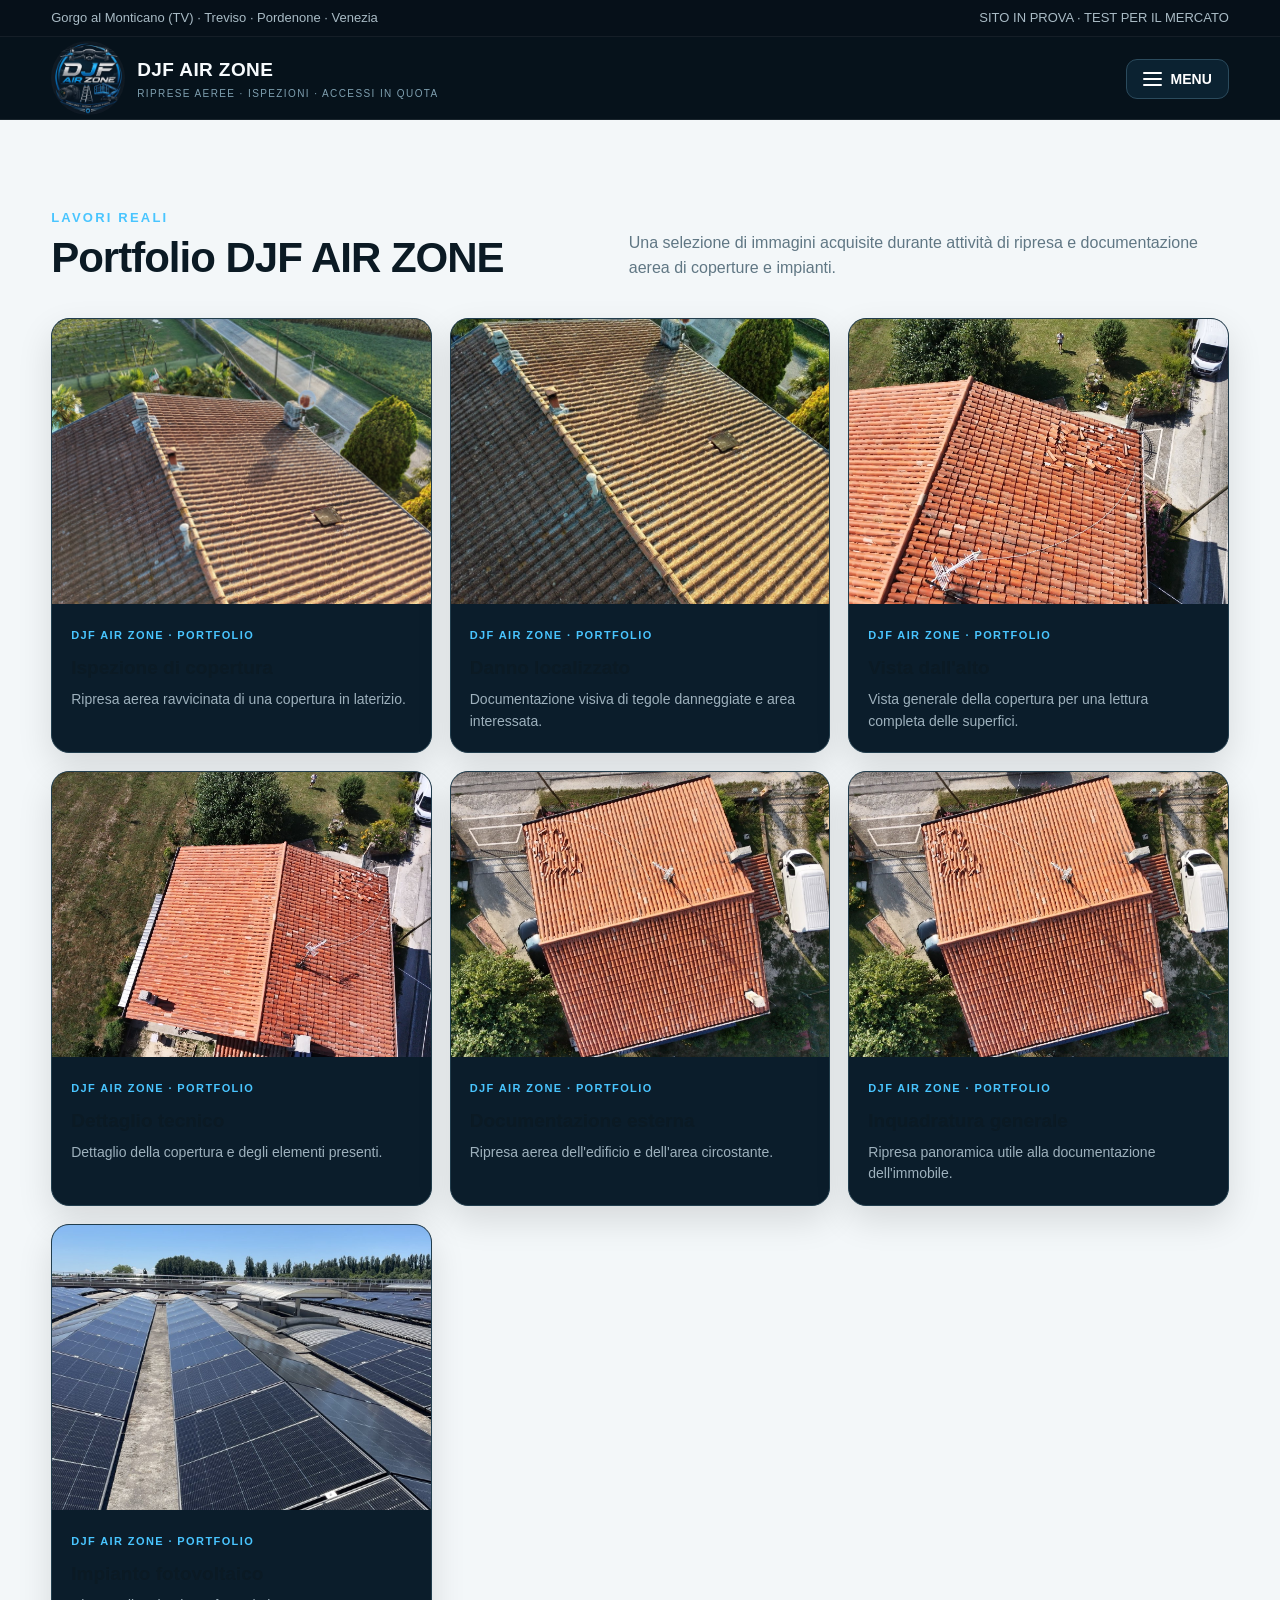
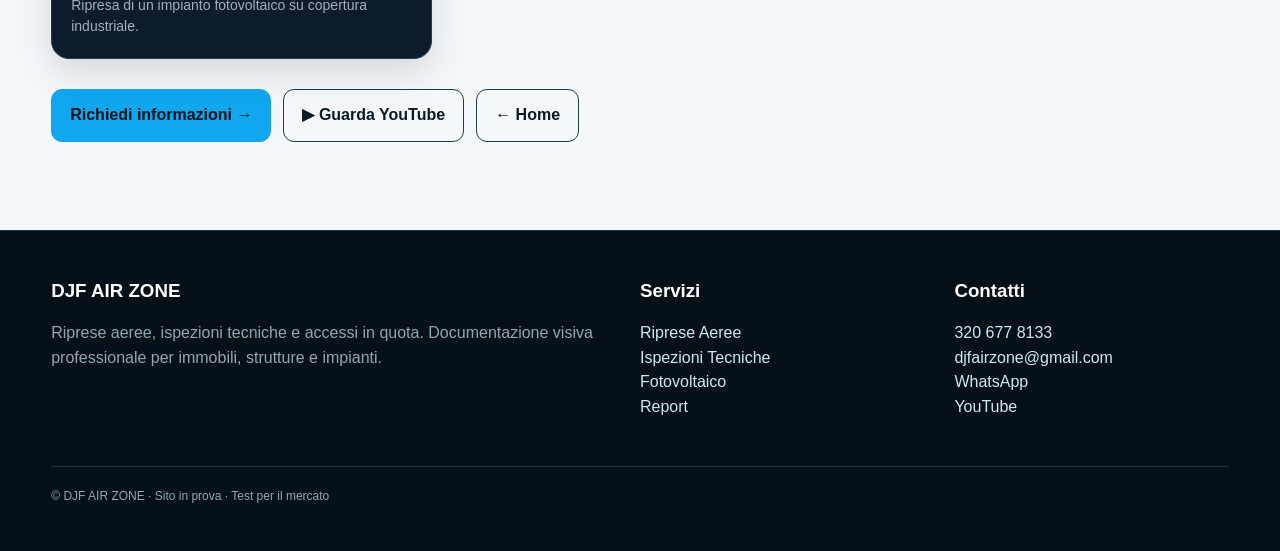
<file: portfolio.html>
<!doctype html>
<html lang="it">
<head>
<meta charset="utf-8">
<meta name="viewport" content="width=device-width,initial-scale=1">
<meta name="description" content="Portfolio DJF AIR ZONE: riprese aeree e documentazione di coperture e impianti.">
<title>Portfolio | DJF AIR ZONE</title>
<link rel="stylesheet" href="assets/professional.css">
</head>
<body>
<div class="topbar"><div class="container"><span>Gorgo al Monticano (TV) · Treviso · Pordenone · Venezia</span><span>SITO IN PROVA · TEST PER IL MERCATO</span></div></div>
<header class="header"><div class="container nav">
<a class="brand" href="index.html"><img src="assets/logo-originale.jpg" alt="DJF AIR ZONE"><span><strong>DJF AIR ZONE</strong><small>RIPRESE AEREE · ISPEZIONI · ACCESSI IN QUOTA</small></span></a>

<div class="menu-wrap">
<button class="menu-toggle" type="button" aria-label="Apri menu">
  <span class="menu-icon"><span></span><span></span><span></span></span>
  MENU
</button>
<div class="dropdown-menu">
  <div class="menu-label">Navigazione</div>
  <a href="index.html">Home <span>→</span></a>
  <a href="servizi.html">Servizi <span>→</span></a>
  <a href="ispezioni.html">Ispezioni Tecniche <span>→</span></a>
  <a href="fotovoltaico.html">Fotovoltaico <span>→</span></a>
  <a href="piattaforme.html">Piattaforme aeree <span>→</span></a>
  <a href="portfolio.html">Portfolio <span>→</span></a>
  <a href="collaborazioni.html">Collaborazioni <span>→</span></a>
  <a href="report.html">Report <span>→</span></a>
  <a href="chi-siamo.html">Chi siamo <span>→</span></a>
  <a class="menu-youtube" href="youtube.html">▶ YouTube <span>→</span></a>
  <a class="menu-contact" href="contatti.html">Contatti <span>→</span></a>
</div>
</div></div></header>
<main>
<section class="section light">
<div class="container">
<div class="section-head">
<div>
<div class="eyebrow">LAVORI REALI</div>
<h2>Portfolio DJF AIR ZONE</h2>
</div>
<p>Una selezione di immagini acquisite durante attività di ripresa e documentazione aerea di coperture e impianti.</p>
</div>
<div class="portfolio-grid">
<article class="portfolio-item">
<a href="assets/portfolio/01-ispezione-copertura.jpg" target="_blank" rel="noopener">
<img src="assets/portfolio/01-ispezione-copertura.jpg" alt="Ispezione di copertura">
</a>
<div class="portfolio-caption">
<div class="portfolio-tag">DJF AIR ZONE · PORTFOLIO</div>
<h3>Ispezione di copertura</h3>
<p>Ripresa aerea ravvicinata di una copertura in laterizio.</p>
</div>
</article><article class="portfolio-item">
<a href="assets/portfolio/02-danno-copertura.jpg" target="_blank" rel="noopener">
<img src="assets/portfolio/02-danno-copertura.jpg" alt="Danno localizzato">
</a>
<div class="portfolio-caption">
<div class="portfolio-tag">DJF AIR ZONE · PORTFOLIO</div>
<h3>Danno localizzato</h3>
<p>Documentazione visiva di tegole danneggiate e area interessata.</p>
</div>
</article><article class="portfolio-item">
<a href="assets/portfolio/03-copertura-dallalto.jpg" target="_blank" rel="noopener">
<img src="assets/portfolio/03-copertura-dallalto.jpg" alt="Vista dall'alto">
</a>
<div class="portfolio-caption">
<div class="portfolio-tag">DJF AIR ZONE · PORTFOLIO</div>
<h3>Vista dall'alto</h3>
<p>Vista generale della copertura per una lettura completa delle superfici.</p>
</div>
</article><article class="portfolio-item">
<a href="assets/portfolio/04-copertura-dettaglio.jpg" target="_blank" rel="noopener">
<img src="assets/portfolio/04-copertura-dettaglio.jpg" alt="Dettaglio tecnico">
</a>
<div class="portfolio-caption">
<div class="portfolio-tag">DJF AIR ZONE · PORTFOLIO</div>
<h3>Dettaglio tecnico</h3>
<p>Dettaglio della copertura e degli elementi presenti.</p>
</div>
</article><article class="portfolio-item">
<a href="assets/portfolio/05-copertura-esterna.jpg" target="_blank" rel="noopener">
<img src="assets/portfolio/05-copertura-esterna.jpg" alt="Documentazione esterna">
</a>
<div class="portfolio-caption">
<div class="portfolio-tag">DJF AIR ZONE · PORTFOLIO</div>
<h3>Documentazione esterna</h3>
<p>Ripresa aerea dell'edificio e dell'area circostante.</p>
</div>
</article><article class="portfolio-item">
<a href="assets/portfolio/06-copertura-panorama.jpg" target="_blank" rel="noopener">
<img src="assets/portfolio/06-copertura-panorama.jpg" alt="Inquadratura generale">
</a>
<div class="portfolio-caption">
<div class="portfolio-tag">DJF AIR ZONE · PORTFOLIO</div>
<h3>Inquadratura generale</h3>
<p>Ripresa panoramica utile alla documentazione dell'immobile.</p>
</div>
</article><article class="portfolio-item">
<a href="assets/portfolio/07-fotovoltaico.jpg" target="_blank" rel="noopener">
<img src="assets/portfolio/07-fotovoltaico.jpg" alt="Impianto fotovoltaico">
</a>
<div class="portfolio-caption">
<div class="portfolio-tag">DJF AIR ZONE · PORTFOLIO</div>
<h3>Impianto fotovoltaico</h3>
<p>Ripresa di un impianto fotovoltaico su copertura industriale.</p>
</div>
</article>
</div>
<div class="actions">
<a class="btn primary" href="contatti.html">Richiedi informazioni →</a>
<a class="btn" href="youtube.html">▶ Guarda YouTube</a>
<a class="btn" href="index.html">← Home</a>
</div>
</div>
</section>
</main>
<footer class="footer"><div class="container footer-grid">
<div><h3>DJF AIR ZONE</h3><p>Riprese aeree, ispezioni tecniche e accessi in quota. Documentazione visiva professionale per immobili, strutture e impianti.</p></div>
<div><h3>Servizi</h3><p><a href="servizi.html">Riprese Aeree</a><br><a href="ispezioni.html">Ispezioni Tecniche</a><br><a href="fotovoltaico.html">Fotovoltaico</a><br><a href="report.html">Report</a></p></div>
<div><h3>Contatti</h3><p><a href="tel:+393206778133">320 677 8133</a><br><a href="mailto:djfairzone@gmail.com">djfairzone@gmail.com</a><br><a href="https://wa.me/393206778133" target="_blank">WhatsApp</a><br><a href="youtube.html">YouTube</a></p></div>
</div><div class="container footer-bottom">© DJF AIR ZONE · Sito in prova · Test per il mercato</div></footer>
<script src="assets/menu.js"></script></body>
</html>
</file>
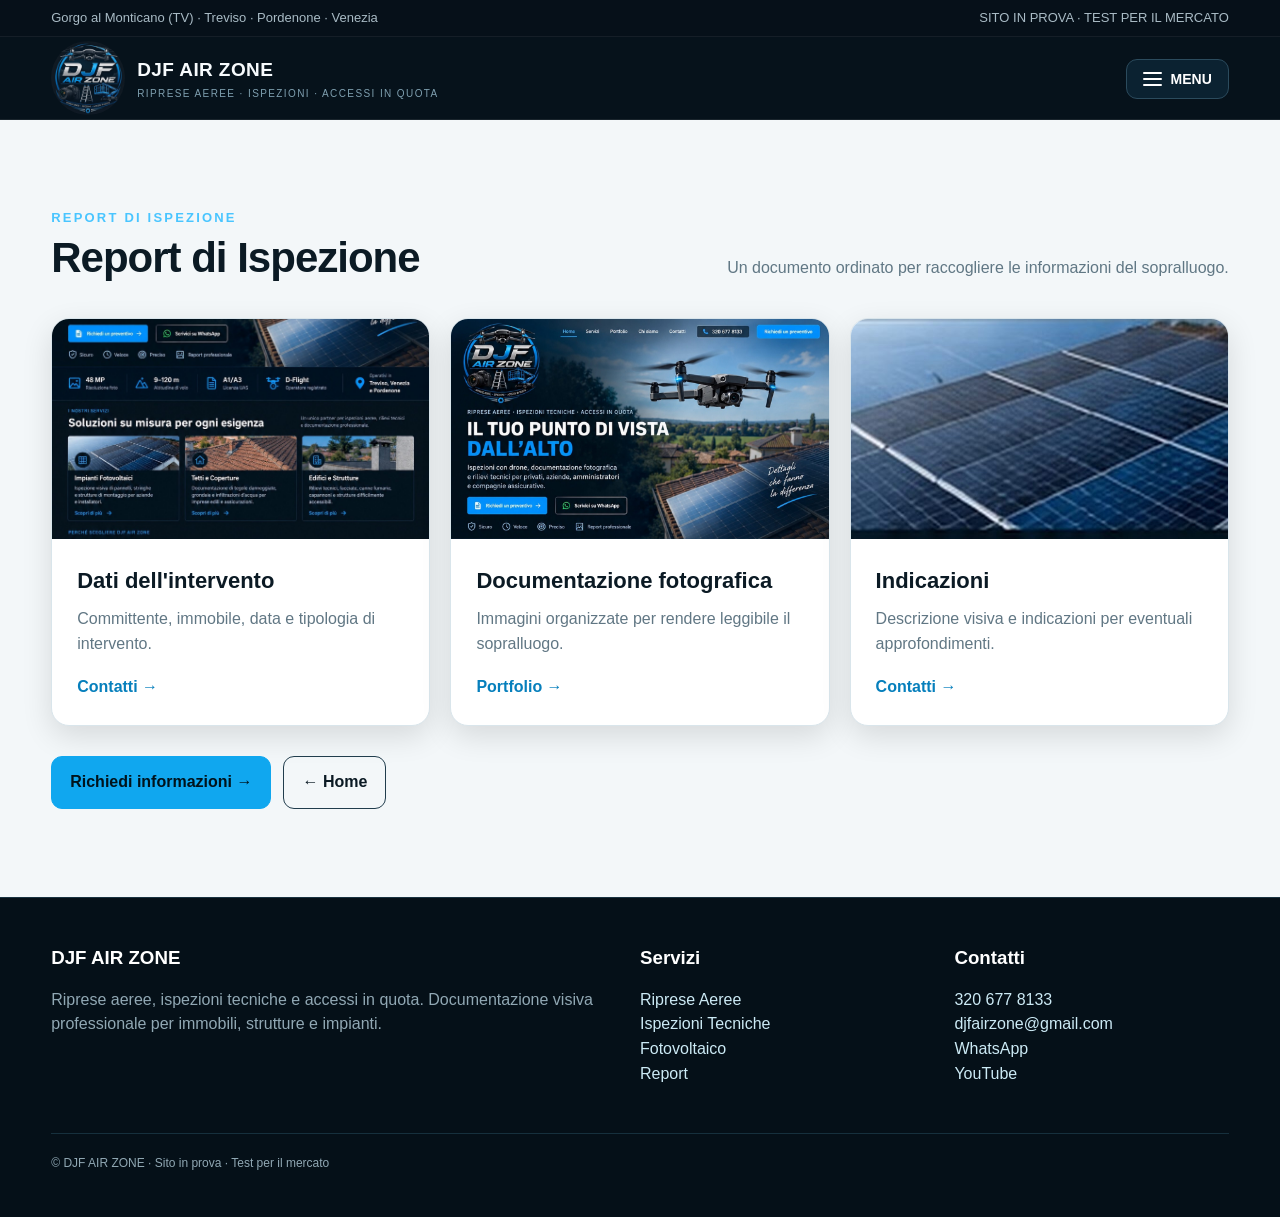
<file: report.html>
<!doctype html><html lang="it"><head><meta charset="utf-8"><meta name="viewport" content="width=device-width,initial-scale=1"><meta name="description" content="DJF AIR ZONE — riprese aeree, ispezioni tecniche e accessi in quota."><title>Report di Ispezione | DJF AIR ZONE</title><link rel="stylesheet" href="assets/professional.css"></head><body>
<div class="topbar"><div class="container"><span>Gorgo al Monticano (TV) · Treviso · Pordenone · Venezia</span><span>SITO IN PROVA · TEST PER IL MERCATO</span></div></div>
<header class="header"><div class="container nav">
<a class="brand" href="index.html"><img src="assets/logo-originale.jpg" alt="DJF AIR ZONE"><span><strong>DJF AIR ZONE</strong><small>RIPRESE AEREE · ISPEZIONI · ACCESSI IN QUOTA</small></span></a>

<div class="menu-wrap">
<button class="menu-toggle" type="button" aria-label="Apri menu">
  <span class="menu-icon"><span></span><span></span><span></span></span>
  MENU
</button>
<div class="dropdown-menu">
  <div class="menu-label">Navigazione</div>
  <a href="index.html">Home <span>→</span></a>
  <a href="servizi.html">Servizi <span>→</span></a>
  <a href="ispezioni.html">Ispezioni Tecniche <span>→</span></a>
  <a href="fotovoltaico.html">Fotovoltaico <span>→</span></a>
  <a href="piattaforme.html">Piattaforme aeree <span>→</span></a>
  <a href="portfolio.html">Portfolio <span>→</span></a>
  <a href="collaborazioni.html">Collaborazioni <span>→</span></a>
  <a href="report.html">Report <span>→</span></a>
  <a href="chi-siamo.html">Chi siamo <span>→</span></a>
  <a class="menu-youtube" href="youtube.html">▶ YouTube <span>→</span></a>
  <a class="menu-contact" href="contatti.html">Contatti <span>→</span></a>
</div>
</div></div></header>
<main class="section light"><div class="container"><div class="section-head"><div><div class="eyebrow">Report di Ispezione</div><h2>Report di Ispezione</h2></div><p>Un documento ordinato per raccogliere le informazioni del sopralluogo.</p></div><div class="cards"><article class="card"><img class="card-img" src="assets/design-desktop-completo-4x.jpg" alt="Dati dell'intervento"><div class="card-body"><h3>Dati dell'intervento</h3><p>Committente, immobile, data e tipologia di intervento.</p><a href="contatti.html">Contatti →</a></div></article><article class="card"><img class="card-img" src="assets/images/hero-completo.jpg" alt="Documentazione fotografica"><div class="card-body"><h3>Documentazione fotografica</h3><p>Immagini organizzate per rendere leggibile il sopralluogo.</p><a href="portfolio.html">Portfolio →</a></div></article><article class="card"><img class="card-img" src="assets/images/fotovoltaico.jpg" alt="Indicazioni"><div class="card-body"><h3>Indicazioni</h3><p>Descrizione visiva e indicazioni per eventuali approfondimenti.</p><a href="contatti.html">Contatti →</a></div></article></div><div class="actions"><a class="btn primary" href="contatti.html">Richiedi informazioni →</a><a class="btn" href="index.html">← Home</a></div></div></main>
<footer class="footer"><div class="container footer-grid">
<div><h3>DJF AIR ZONE</h3><p>Riprese aeree, ispezioni tecniche e accessi in quota. Documentazione visiva professionale per immobili, strutture e impianti.</p></div>
<div><h3>Servizi</h3><p><a href="servizi.html">Riprese Aeree</a><br><a href="ispezioni.html">Ispezioni Tecniche</a><br><a href="fotovoltaico.html">Fotovoltaico</a><br><a href="report.html">Report</a></p></div>
<div><h3>Contatti</h3><p><a href="tel:+393206778133">320 677 8133</a><br><a href="mailto:djfairzone@gmail.com">djfairzone@gmail.com</a><br><a href="https://wa.me/393206778133" target="_blank">WhatsApp</a><br><a href="youtube.html">YouTube</a></p></div>
</div><div class="container footer-bottom">© DJF AIR ZONE · Sito in prova · Test per il mercato</div></footer>
<script src="assets/menu.js"></script></body></html>
</file>
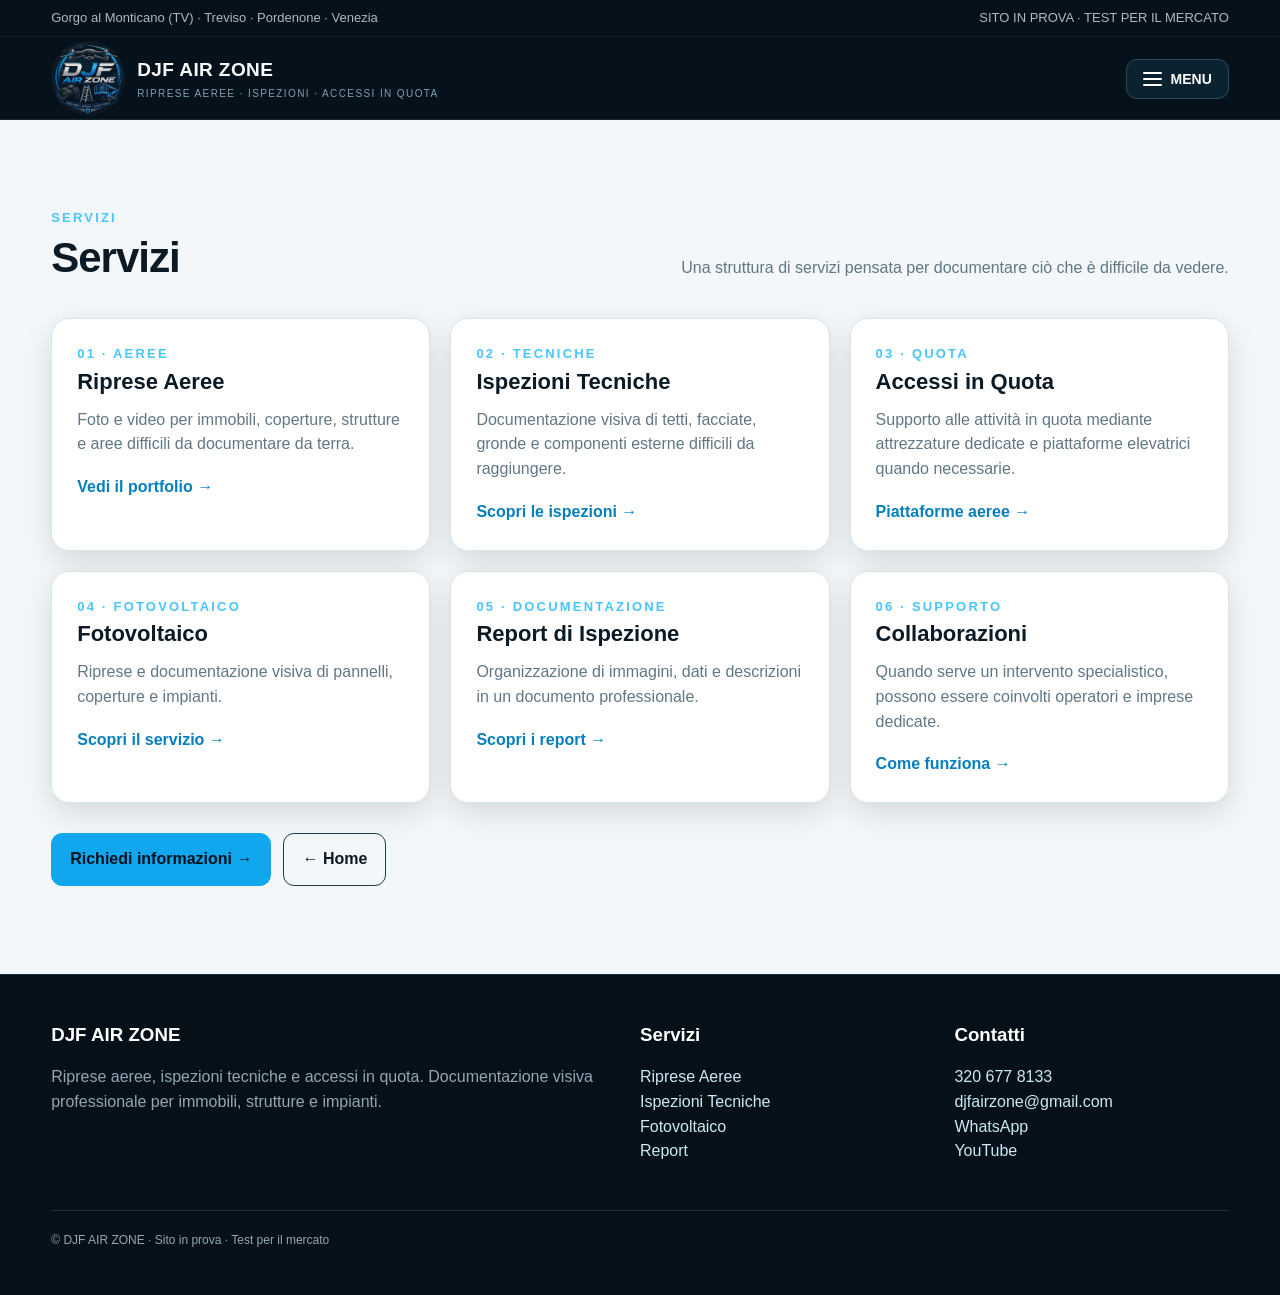
<file: servizi.html>
<!doctype html><html lang="it"><head><meta charset="utf-8"><meta name="viewport" content="width=device-width,initial-scale=1"><meta name="description" content="DJF AIR ZONE — riprese aeree, ispezioni tecniche e accessi in quota."><title>Servizi | DJF AIR ZONE</title><link rel="stylesheet" href="assets/professional.css"></head><body>
<div class="topbar"><div class="container"><span>Gorgo al Monticano (TV) · Treviso · Pordenone · Venezia</span><span>SITO IN PROVA · TEST PER IL MERCATO</span></div></div>
<header class="header"><div class="container nav">
<a class="brand" href="index.html"><img src="assets/logo-originale.jpg" alt="DJF AIR ZONE"><span><strong>DJF AIR ZONE</strong><small>RIPRESE AEREE · ISPEZIONI · ACCESSI IN QUOTA</small></span></a>

<div class="menu-wrap">
<button class="menu-toggle" type="button" aria-label="Apri menu">
  <span class="menu-icon"><span></span><span></span><span></span></span>
  MENU
</button>
<div class="dropdown-menu">
  <div class="menu-label">Navigazione</div>
  <a href="index.html">Home <span>→</span></a>
  <a href="servizi.html">Servizi <span>→</span></a>
  <a href="ispezioni.html">Ispezioni Tecniche <span>→</span></a>
  <a href="fotovoltaico.html">Fotovoltaico <span>→</span></a>
  <a href="portfolio.html">Portfolio <span>→</span></a>
  <a href="collaborazioni.html">Collaborazioni <span>→</span></a>
  <a href="report.html">Report <span>→</span></a>
  <a href="chi-siamo.html">Chi siamo <span>→</span></a>
  <a class="menu-youtube" href="youtube.html">▶ YouTube <span>→</span></a>
  <a class="menu-contact" href="contatti.html">Contatti <span>→</span></a>
</div>
</div></div></header>
<main class="section light"><div class="container"><div class="section-head"><div><div class="eyebrow">Servizi</div><h2>Servizi</h2></div><p>Una struttura di servizi pensata per documentare ciò che è difficile da vedere.</p></div>
<div class="cards">
<article class="card">
<div class="card-body">
<div class="eyebrow">01 · AEREE</div>
<h3>Riprese Aeree</h3>
<p>Foto e video per immobili, coperture, strutture e aree difficili da documentare da terra.</p>
<a href="portfolio.html">Vedi il portfolio →</a>
</div></article>

<article class="card">
<div class="card-body">
<div class="eyebrow">02 · TECNICHE</div>
<h3>Ispezioni Tecniche</h3>
<p>Documentazione visiva di tetti, facciate, gronde e componenti esterne difficili da raggiungere.</p>
<a href="ispezioni.html">Scopri le ispezioni →</a>
</div></article>

<article class="card">
<div class="card-body">
<div class="eyebrow">03 · QUOTA</div>
<h3>Accessi in Quota</h3>
<p>Supporto alle attività in quota mediante attrezzature dedicate e piattaforme elevatrici quando necessarie.</p>
<a href="piattaforme.html">Piattaforme aeree →</a>
</div></article>

<article class="card">
<div class="card-body">
<div class="eyebrow">04 · FOTOVOLTAICO</div>
<h3>Fotovoltaico</h3>
<p>Riprese e documentazione visiva di pannelli, coperture e impianti.</p>
<a href="fotovoltaico.html">Scopri il servizio →</a>
</div></article>

<article class="card">
<div class="card-body">
<div class="eyebrow">05 · DOCUMENTAZIONE</div>
<h3>Report di Ispezione</h3>
<p>Organizzazione di immagini, dati e descrizioni in un documento professionale.</p>
<a href="report.html">Scopri i report →</a>
</div></article>

<article class="card">
<div class="card-body">
<div class="eyebrow">06 · SUPPORTO</div>
<h3>Collaborazioni</h3>
<p>Quando serve un intervento specialistico, possono essere coinvolti operatori e imprese dedicate.</p>
<a href="collaborazioni.html">Come funziona →</a>
</div></article>
</div>
<div class="actions"><a class="btn primary" href="contatti.html">Richiedi informazioni →</a><a class="btn" href="index.html">← Home</a></div></div></main>
<footer class="footer"><div class="container footer-grid">
<div><h3>DJF AIR ZONE</h3><p>Riprese aeree, ispezioni tecniche e accessi in quota. Documentazione visiva professionale per immobili, strutture e impianti.</p></div>
<div><h3>Servizi</h3><p><a href="servizi.html">Riprese Aeree</a><br><a href="ispezioni.html">Ispezioni Tecniche</a><br><a href="fotovoltaico.html">Fotovoltaico</a><br><a href="report.html">Report</a></p></div>
<div><h3>Contatti</h3><p><a href="tel:+393206778133">320 677 8133</a><br><a href="mailto:djfairzone@gmail.com">djfairzone@gmail.com</a><br><a href="https://wa.me/393206778133" target="_blank">WhatsApp</a><br><a href="youtube.html">YouTube</a></p></div>
</div><div class="container footer-bottom">© DJF AIR ZONE · Sito in prova · Test per il mercato</div></footer>
<script src="assets/menu.js"></script></body></html>
</file>
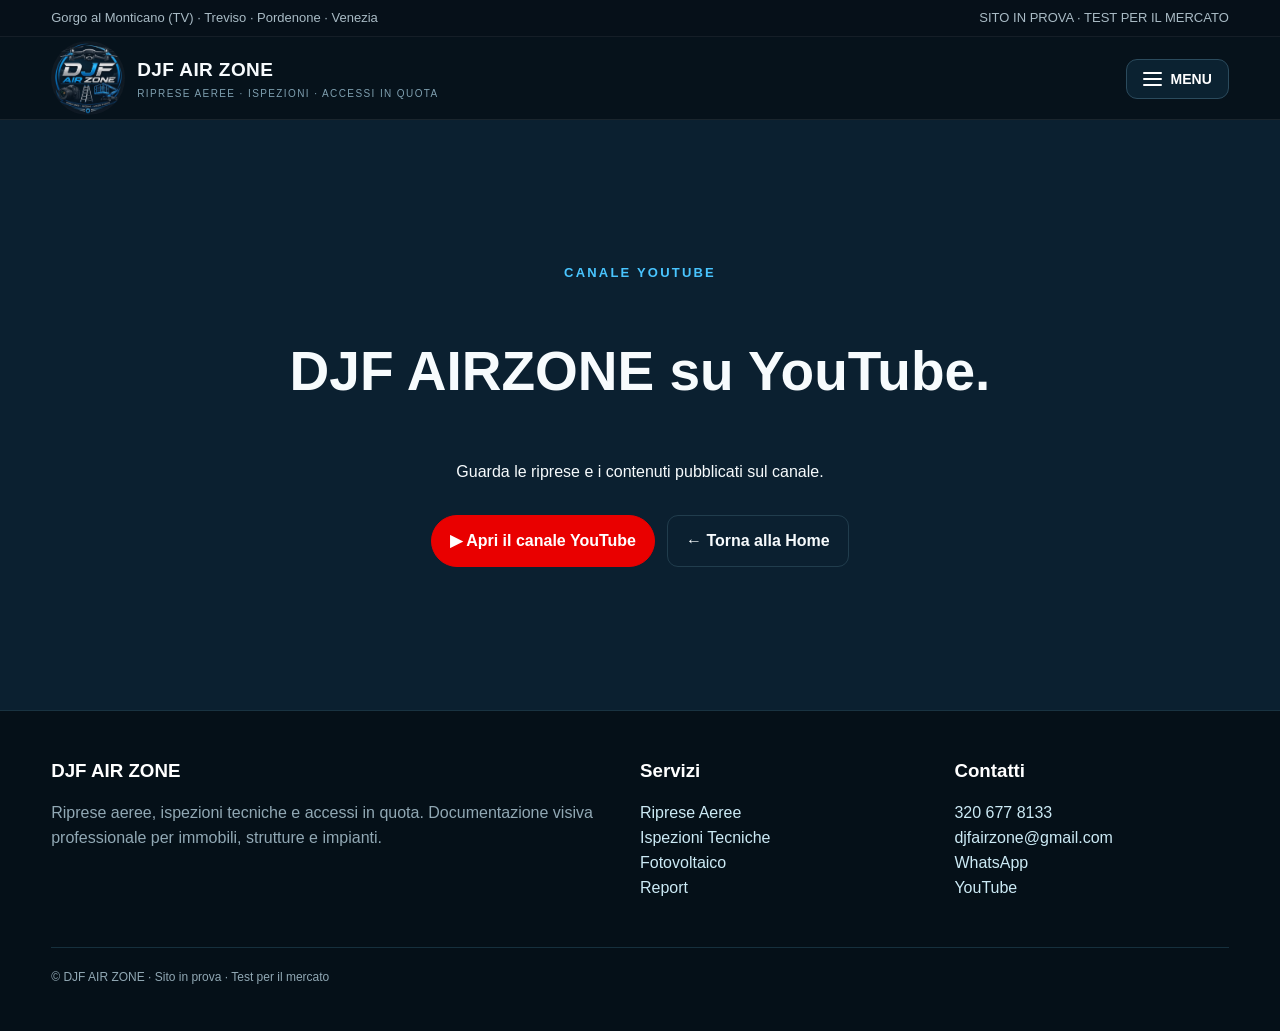
<file: youtube.html>
<!doctype html><html lang="it"><head><meta charset="utf-8"><meta name="viewport" content="width=device-width,initial-scale=1"><meta name="description" content="DJF AIR ZONE — riprese aeree, ispezioni tecniche e accessi in quota."><title>YouTube | DJF AIR ZONE</title><link rel="stylesheet" href="assets/professional.css"></head><body>
<div class="topbar"><div class="container"><span>Gorgo al Monticano (TV) · Treviso · Pordenone · Venezia</span><span>SITO IN PROVA · TEST PER IL MERCATO</span></div></div>
<header class="header"><div class="container nav">
<a class="brand" href="index.html"><img src="assets/logo-originale.jpg" alt="DJF AIR ZONE"><span><strong>DJF AIR ZONE</strong><small>RIPRESE AEREE · ISPEZIONI · ACCESSI IN QUOTA</small></span></a>

<div class="menu-wrap">
<button class="menu-toggle" type="button" aria-label="Apri menu">
  <span class="menu-icon"><span></span><span></span><span></span></span>
  MENU
</button>
<div class="dropdown-menu">
  <div class="menu-label">Navigazione</div>
  <a href="index.html">Home <span>→</span></a>
  <a href="servizi.html">Servizi <span>→</span></a>
  <a href="ispezioni.html">Ispezioni Tecniche <span>→</span></a>
  <a href="fotovoltaico.html">Fotovoltaico <span>→</span></a>
  <a href="piattaforme.html">Piattaforme aeree <span>→</span></a>
  <a href="portfolio.html">Portfolio <span>→</span></a>
  <a href="collaborazioni.html">Collaborazioni <span>→</span></a>
  <a href="report.html">Report <span>→</span></a>
  <a href="chi-siamo.html">Chi siamo <span>→</span></a>
  <a class="menu-youtube" href="youtube.html">▶ YouTube <span>→</span></a>
  <a class="menu-contact" href="contatti.html">Contatti <span>→</span></a>
</div>
</div></div></header>
<main class="section dark2"><div class="container" style="text-align:center;padding:55px 0"><div class="eyebrow">CANALE YOUTUBE</div><h2 style="font-size:55px">DJF AIRZONE su YouTube.</h2><p class="lead" style="margin:0 auto">Guarda le riprese e i contenuti pubblicati sul canale.</p><div class="actions" style="justify-content:center"><a class="btn youtube" href="https://youtube.com/@djfaerovision" target="_blank" rel="noopener noreferrer">▶ Apri il canale YouTube</a><a class="btn" href="index.html">← Torna alla Home</a></div></div></main>
<footer class="footer"><div class="container footer-grid">
<div><h3>DJF AIR ZONE</h3><p>Riprese aeree, ispezioni tecniche e accessi in quota. Documentazione visiva professionale per immobili, strutture e impianti.</p></div>
<div><h3>Servizi</h3><p><a href="servizi.html">Riprese Aeree</a><br><a href="ispezioni.html">Ispezioni Tecniche</a><br><a href="fotovoltaico.html">Fotovoltaico</a><br><a href="report.html">Report</a></p></div>
<div><h3>Contatti</h3><p><a href="tel:+393206778133">320 677 8133</a><br><a href="mailto:djfairzone@gmail.com">djfairzone@gmail.com</a><br><a href="https://wa.me/393206778133" target="_blank">WhatsApp</a><br><a href="youtube.html">YouTube</a></p></div>
</div><div class="container footer-bottom">© DJF AIR ZONE · Sito in prova · Test per il mercato</div></footer>
<script src="assets/menu.js"></script></body></html>
</file>
<file: assets/professional.css>
:root{
 --ink:#07131c;--navy:#0a1d2b;--navy2:#0e2a3d;--blue:#10a7ef;--blue2:#087fc1;
 --white:#f7fbfd;--muted:#9eb1bd;--line:#213d4d;--soft:#eaf1f5;--dark:#07131c;
 --shadow:0 20px 60px rgba(0,0,0,.22);--radius:18px;
}
*{box-sizing:border-box}
html{scroll-behavior:smooth}
body{margin:0;background:var(--ink);color:var(--white);font-family:Inter,Arial,Helvetica,sans-serif;line-height:1.55}
a{color:inherit}
.container{width:min(1180px,92%);margin:auto}
.topbar{font-size:13px;color:#a9bbc5;border-bottom:1px solid rgba(255,255,255,.06);background:#061019}
.topbar .container{display:flex;justify-content:space-between;gap:20px;padding:8px 0}
.header{position:sticky;top:0;z-index:100;background:rgba(7,19,28,.94);backdrop-filter:blur(14px);border-bottom:1px solid rgba(255,255,255,.08)}
.nav{min-height:82px;display:flex;align-items:center;gap:28px}
.brand{display:flex;align-items:center;gap:12px;text-decoration:none;min-width:max-content}
.brand img{width:74px;height:74px;object-fit:cover;object-position:center;border-radius:50%;mix-blend-mode:screen}
.brand strong{font-size:19px;letter-spacing:.4px}
.brand small{display:block;color:#7fa0b0;font-size:10px;letter-spacing:1.4px;margin-top:1px}
.menu{display:flex;align-items:center;justify-content:flex-end;gap:2px;flex:1}
.menu a{font-size:13px;font-weight:750;text-decoration:none;padding:10px 9px;border-radius:9px;color:#d9e7ed}
.menu a:hover{background:#102d40;color:#fff}
.menu .youtube{background:#e90000;color:#fff;padding:10px 14px;border-radius:999px;margin-left:6px}
.menu .contact{background:var(--blue);color:#00131c;padding:11px 15px;border-radius:999px;margin-left:4px}
.hero{position:relative;min-height:650px;display:flex;align-items:center;overflow:hidden;background:linear-gradient(90deg,rgba(4,14,22,.97) 0%,rgba(4,14,22,.80) 45%,rgba(4,14,22,.28) 100%),url('') center/cover}
.hero-photo{position:absolute;inset:0;width:100%;height:100%;object-fit:cover;z-index:-1;opacity:.7}
.eyebrow{color:#49c5ff;font-weight:850;font-size:13px;letter-spacing:2.2px;text-transform:uppercase}
.hero h1{font-size:clamp(48px,6.4vw,82px);line-height:.98;max-width:880px;margin:18px 0 22px;letter-spacing:-2px}
.hero h1 span{color:#4fc8ff}
.hero p{max-width:760px;color:#c1d0d8;font-size:20px}
.actions{display:flex;flex-wrap:wrap;gap:12px;margin-top:30px}
.btn{display:inline-flex;align-items:center;justify-content:center;gap:8px;text-decoration:none;font-weight:850;border-radius:11px;padding:13px 18px;border:1px solid var(--line)}
.btn.primary{background:var(--blue);border-color:var(--blue);color:#00131c}
.btn.dark{background:rgba(7,19,28,.65);backdrop-filter:blur(8px)}
.btn.youtube{background:#e90000;border-color:#e90000;color:#fff;border-radius:999px}
.section{padding:88px 0}
.section.light{background:#f3f7f9;color:#0b1a24}
.section.dark2{background:#0b2030}
.section-head{display:flex;justify-content:space-between;gap:30px;align-items:end;margin-bottom:38px}
.section-head h2{font-size:42px;line-height:1.05;margin:8px 0 0;letter-spacing:-1px}
.section-head p{max-width:600px;color:#8fa5b1;margin:0}
.light .section-head p{color:#607784}
.cards{display:grid;grid-template-columns:repeat(3,1fr);gap:20px}
.card{background:linear-gradient(180deg,#102a3d,#0b1e2c);border:1px solid #1f4052;border-radius:var(--radius);overflow:hidden;box-shadow:0 10px 30px rgba(0,0,0,.12)}
.light .card{background:#fff;border-color:#d9e5eb;color:#0b1a24}
.card-img{width:100%;height:220px;object-fit:cover;display:block}
.card-body{padding:25px}
.card h3{margin:0 0 9px;font-size:22px}
.card p{color:#9eb2bd;margin:0 0 18px}
.light .card p{color:#617784}
.card a{color:#4dc5ff;text-decoration:none;font-weight:800}
.light .card a{color:#067fbc}
.split{display:grid;grid-template-columns:1fr 1fr;gap:55px;align-items:center}
.split-img{width:100%;height:520px;object-fit:cover;border-radius:22px;box-shadow:var(--shadow)}
.checks{display:grid;gap:12px;margin-top:25px}
.check{display:flex;gap:12px;align-items:flex-start}
.check i{width:24px;height:24px;border-radius:50%;background:#0b9fe7;display:grid;place-items:center;font-style:normal;font-size:12px;flex:none}
.gallery{display:grid;grid-template-columns:repeat(3,1fr);gap:14px}
.gallery a{display:block;overflow:hidden;border-radius:15px;border:1px solid #203e4e}
.gallery img{width:100%;height:245px;object-fit:cover;display:block;transition:transform .35s}
.gallery a:hover img{transform:scale(1.04)}
.band{background:linear-gradient(110deg,#0c83c2,#07537c);padding:48px 0}
.band .container{display:flex;justify-content:space-between;align-items:center;gap:25px}
.band h2{margin:0;font-size:34px}
.band p{margin:5px 0 0;color:#d4effb}
.footer{background:#051018;border-top:1px solid #193341;padding:45px 0;color:#91a8b4}
.footer-grid{display:grid;grid-template-columns:2fr 1fr 1fr;gap:40px}
.footer a{color:#cceaf5;text-decoration:none}
.footer h3{color:#fff;margin:0 0 12px}
.footer-bottom{border-top:1px solid #16303d;margin-top:30px;padding-top:20px;font-size:12px}
.mobile-note{display:none}
@media(max-width:1050px){.menu a{display:none}.menu .youtube,.menu .contact{display:inline-flex}.nav{gap:12px}.cards{grid-template-columns:1fr 1fr}}
@media(max-width:720px){.topbar{display:none}.nav{min-height:70px}.brand img{width:62px;height:62px}.brand strong{font-size:17px}.hero{min-height:610px}.hero h1{letter-spacing:-1px}.hero p{font-size:18px}.section{padding:65px 0}.section-head{display:block}.section-head h2{font-size:34px;margin-bottom:12px}.cards,.split,.gallery,.footer-grid{grid-template-columns:1fr}.split-img{height:360px}.gallery img{height:230px}.band .container{display:block}.band .btn{margin-top:20px}.mobile-note{display:block;color:#7f98a6;font-size:12px}}

.portfolio-grid{display:grid;grid-template-columns:repeat(3,1fr);gap:18px}
.portfolio-item{position:relative;overflow:hidden;border-radius:18px;background:#0b1d2b;border:1px solid #213d4d;box-shadow:0 14px 35px rgba(0,0,0,.12)}
.portfolio-item img{display:block;width:100%;height:285px;object-fit:cover;transition:transform .4s ease}
.portfolio-item:hover img{transform:scale(1.045)}
.portfolio-caption{padding:18px 19px 20px}
.portfolio-caption h3{margin:0 0 6px;font-size:19px}
.portfolio-caption p{margin:0;color:#9eb1bd;font-size:14px}
.portfolio-tag{display:inline-block;margin-bottom:9px;color:#49c5ff;font-size:11px;font-weight:900;letter-spacing:1.4px;text-transform:uppercase}
@media(max-width:900px){.portfolio-grid{grid-template-columns:1fr 1fr}}
@media(max-width:620px){.portfolio-grid{grid-template-columns:1fr}.portfolio-item img{height:250px}}

/* DJF AIR ZONE - top-right dropdown menu */
.menu-wrap{margin-left:auto;position:relative;z-index:120}
.menu-toggle{display:inline-flex;align-items:center;gap:9px;border:1px solid #2b4b5d;background:#0b2231;color:#fff;padding:11px 16px;border-radius:11px;font-weight:850;cursor:pointer;font-size:14px}
.menu-toggle:hover{background:#12364b}
.menu-icon{width:19px;height:14px;display:flex;flex-direction:column;justify-content:space-between}
.menu-icon span{height:2px;width:100%;background:#fff;border-radius:2px}
.dropdown-menu{position:absolute;right:0;top:calc(100% + 10px);width:285px;background:rgba(7,19,28,.98);border:1px solid #294758;border-radius:15px;padding:10px;box-shadow:0 20px 55px rgba(0,0,0,.4);display:none}
.menu-wrap:hover .dropdown-menu,.menu-wrap:focus-within .dropdown-menu{display:block}
.dropdown-menu a{display:flex;align-items:center;justify-content:space-between;text-decoration:none;color:#e5f0f5;padding:11px 13px;border-radius:9px;font-size:14px;font-weight:750}
.dropdown-menu a:hover{background:#12364b;color:#fff}
.dropdown-menu .menu-youtube{background:#e90000;margin-top:5px}
.dropdown-menu .menu-contact{background:#10a7ef;color:#00131c;margin-top:5px}
.menu-label{font-size:11px;letter-spacing:1.4px;color:#7593a1;padding:7px 13px 5px;text-transform:uppercase;font-weight:900}
@media(max-width:700px){
 .menu-toggle{padding:10px 13px}
 .dropdown-menu{right:-4px;width:min(285px,calc(100vw - 30px))}
}

.equipment-grid{display:grid;grid-template-columns:repeat(3,1fr);gap:20px}
.equipment-card{background:linear-gradient(180deg,#102a3d,#0b1e2c);border:1px solid #1f4052;border-radius:18px;overflow:hidden;box-shadow:0 12px 35px rgba(0,0,0,.14)}
.equipment-card .equipment-body{padding:24px}
.equipment-card h3{margin:0 0 8px;font-size:21px}
.equipment-card p{color:#9eb2bd;margin:0 0 15px}
.equipment-label{display:inline-block;color:#49c5ff;font-size:11px;font-weight:900;letter-spacing:1.4px;text-transform:uppercase;margin-bottom:8px}
@media(max-width:900px){.equipment-grid{grid-template-columns:1fr 1fr}}
@media(max-width:620px){.equipment-grid{grid-template-columns:1fr}}

.platform-photo-grid{display:grid;grid-template-columns:1.25fr .75fr;gap:18px;margin-top:38px}
.platform-photo-grid img{width:100%;height:390px;object-fit:cover;border-radius:20px;border:1px solid #244455;box-shadow:0 15px 45px rgba(0,0,0,.18)}
.platform-photo-grid img.small{height:390px}
.platform-source{margin-top:10px;font-size:11px;color:#6e8794}
@media(max-width:720px){.platform-photo-grid{grid-template-columns:1fr}.platform-photo-grid img,.platform-photo-grid img.small{height:270px}}
</file>
